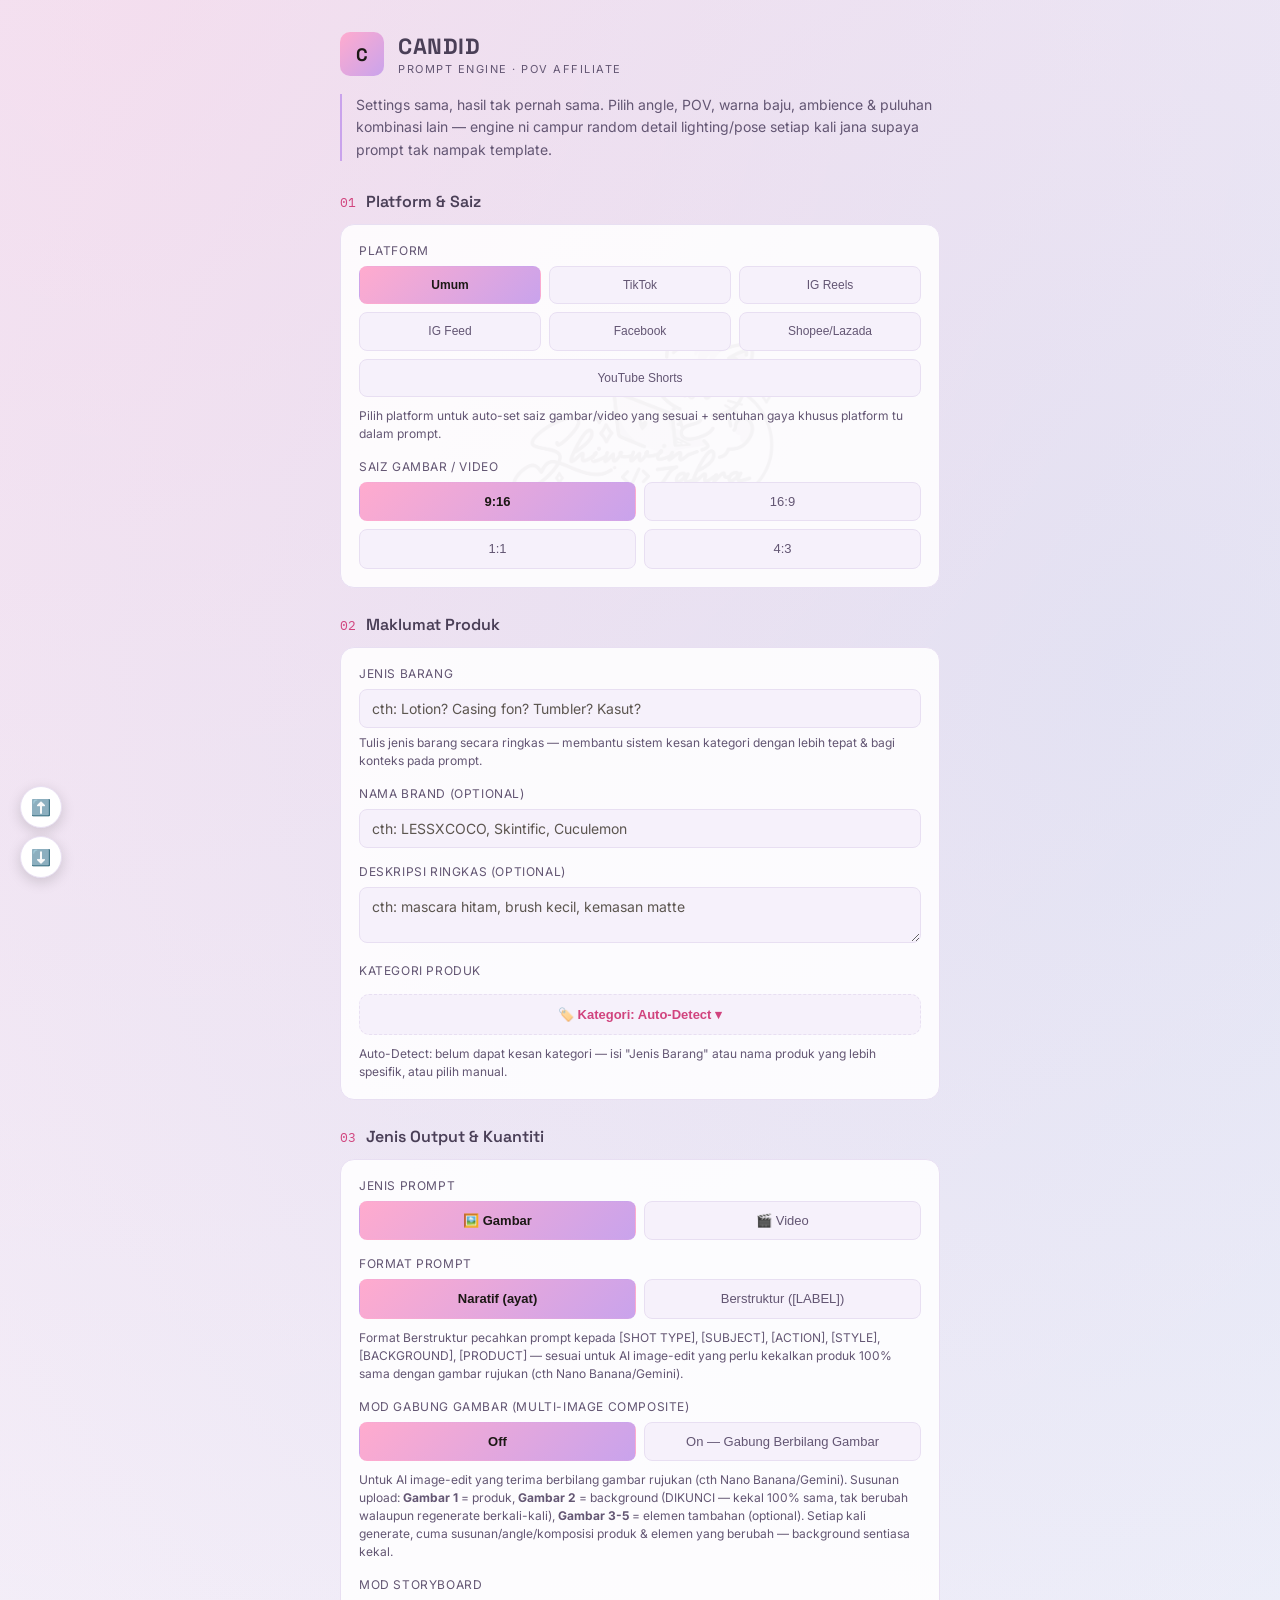
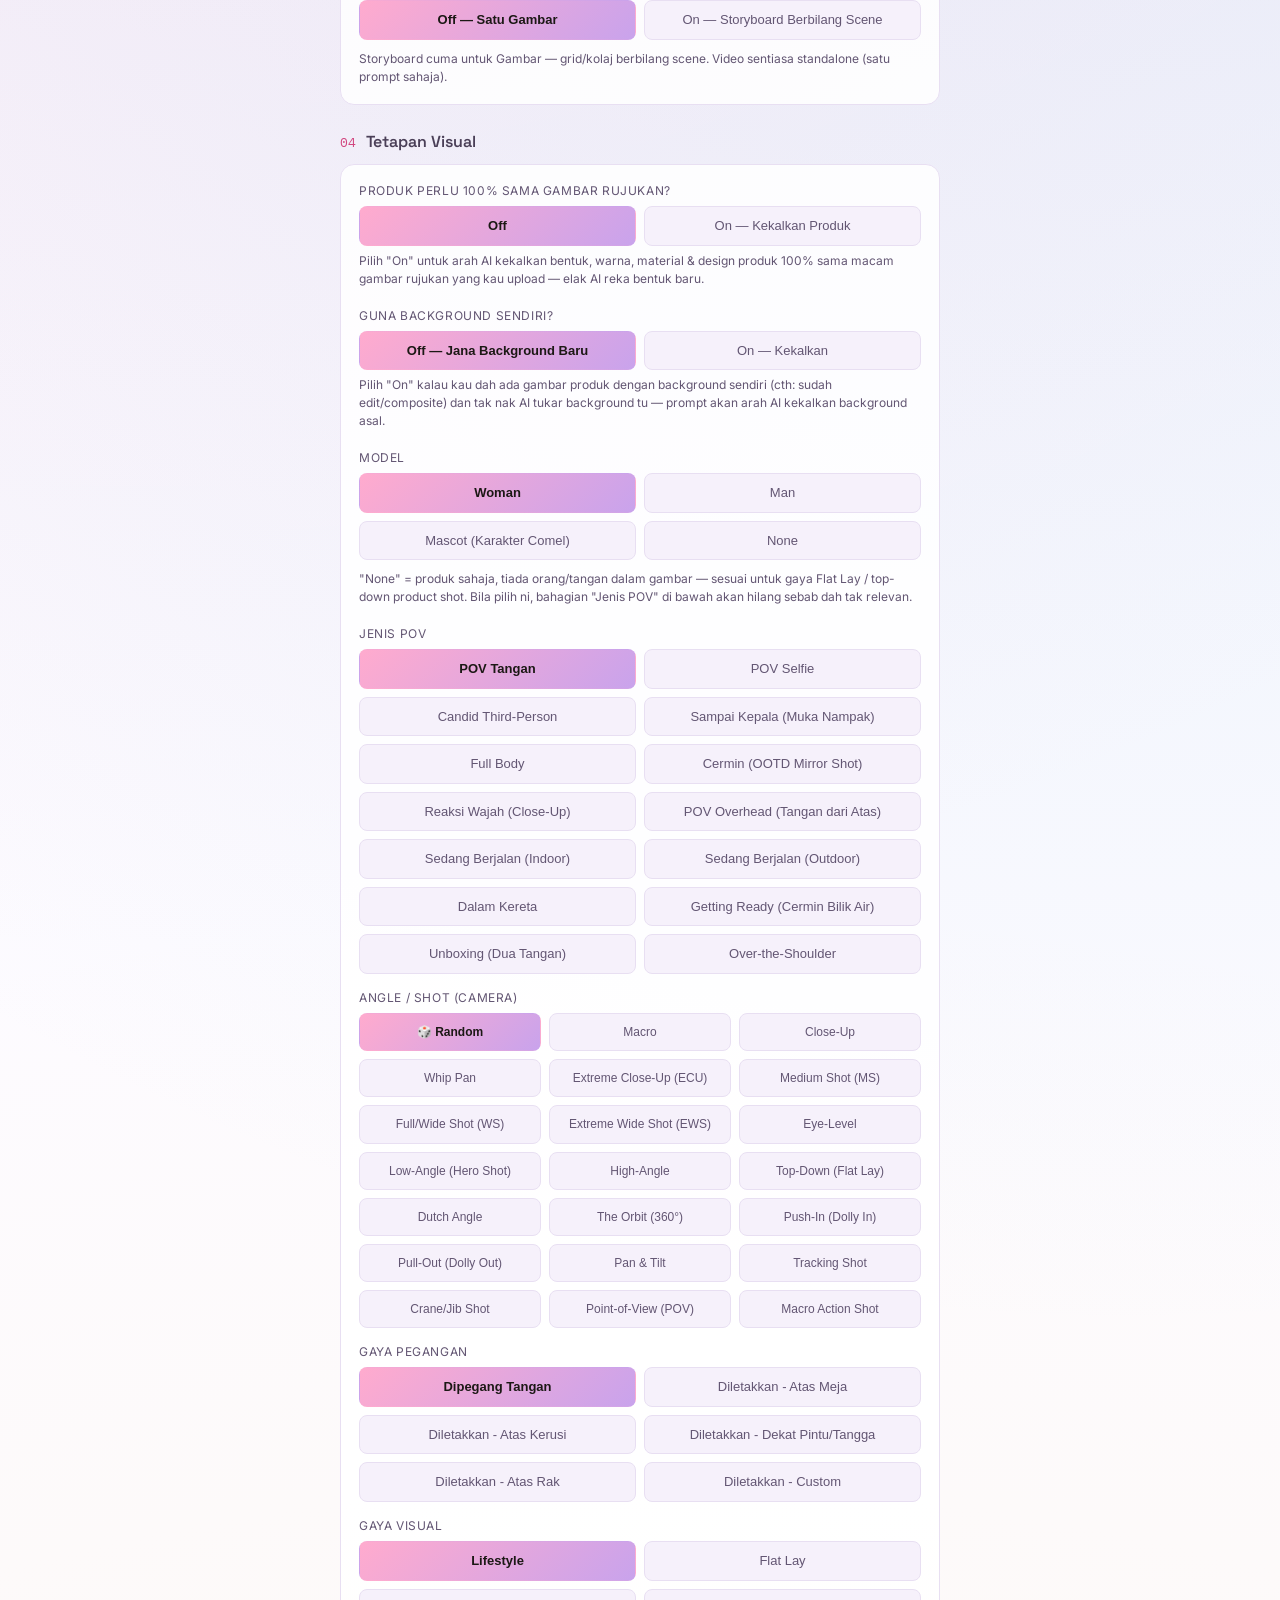
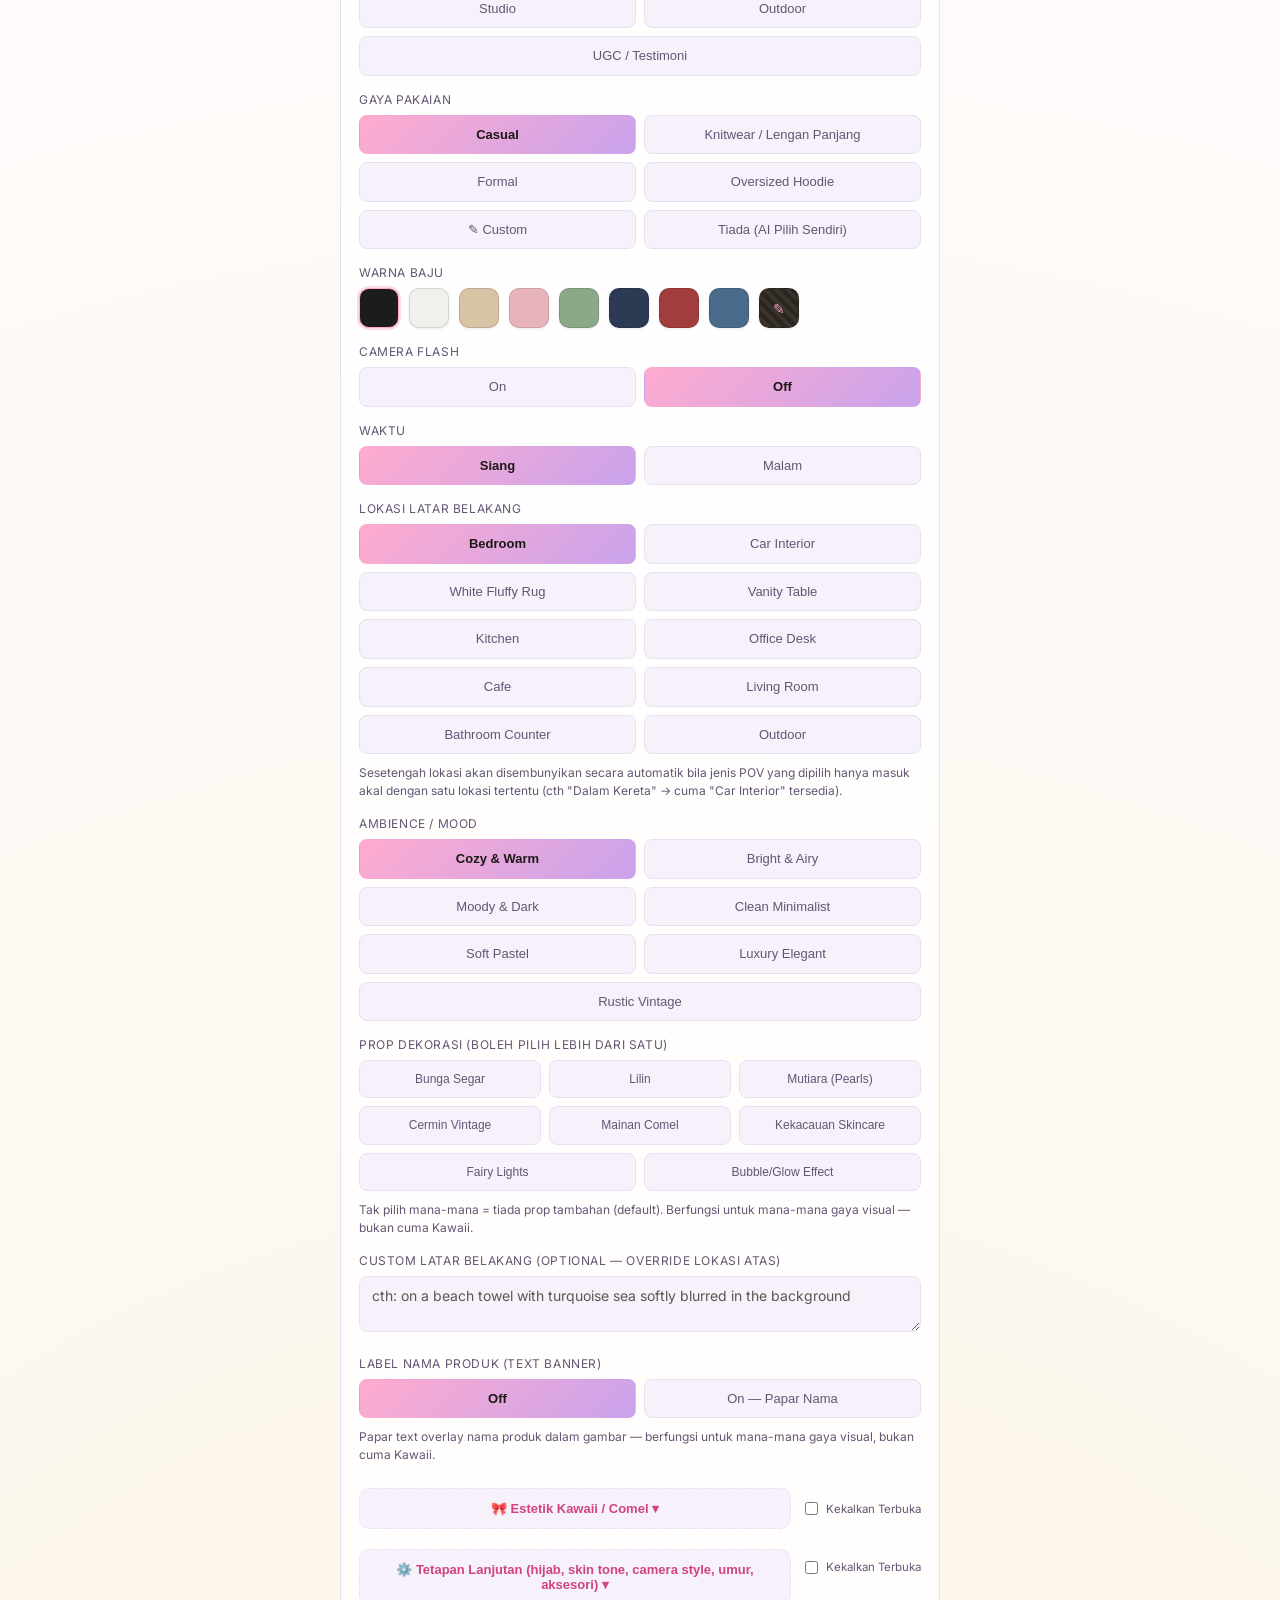
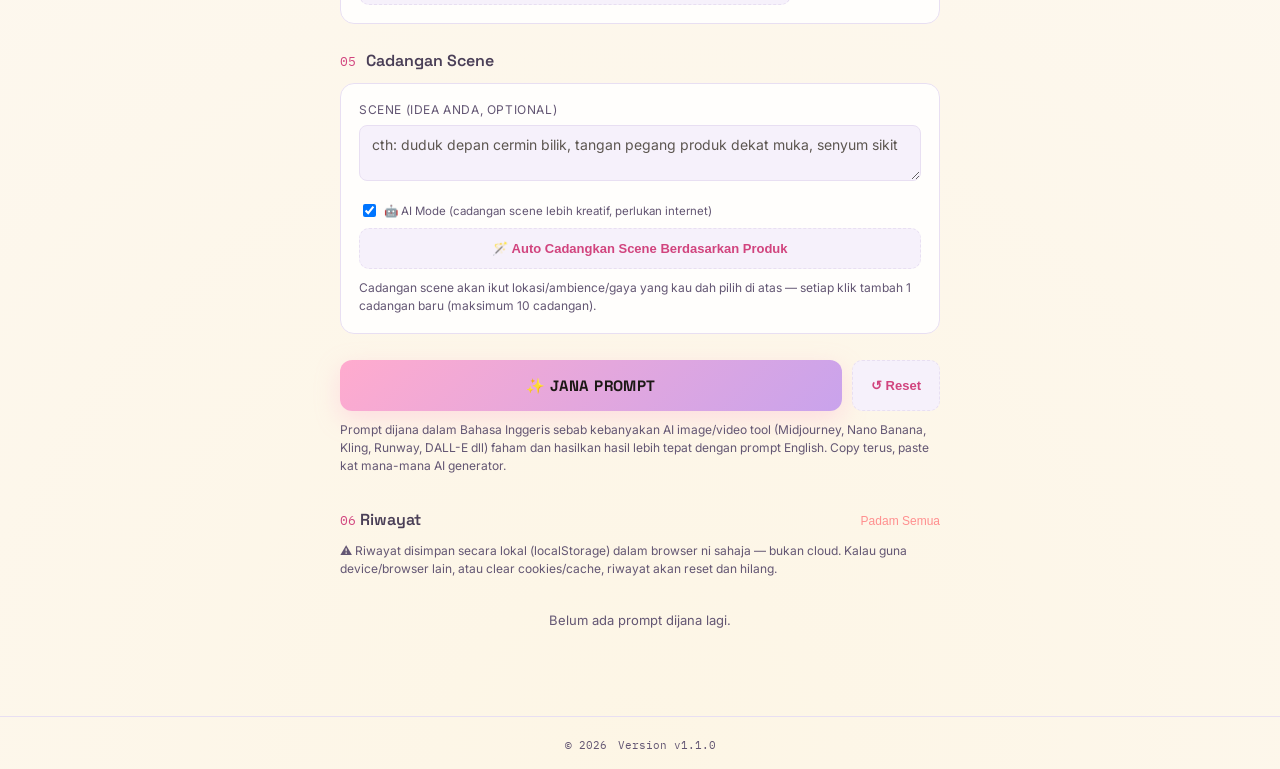
<file: studio/index.html>
<!doctype html>
<html lang="ms">
  <head>
    <meta charset="UTF-8" />
    <meta name="viewport" content="width=device-width, initial-scale=1.0" />
    <title>CANDID — Prompt Engine POV Affiliate</title>
    <link rel="stylesheet" href="../css/styles.css" />
    <link rel="manifest" href="../manifest.json" />
    <link rel="icon" href="../media/icons/icon.svg" type="image/svg+xml" />
    <link rel="apple-touch-icon" href="../media/icons/icon.svg" />
    <meta name="theme-color" content="#c9a3ec" />
  </head>
  <body>
    <img
      class="watermark"
      src="../watermark/watermark-Black.png"
      alt=""
      aria-hidden="true"
    />
    <div class="wrap">
      <div class="header">
        <div class="logo">C</div>
        <div>
          <div class="brand-name">CANDID</div>
          <div class="brand-sub">Prompt Engine · POV Affiliate</div>
        </div>
      </div>
      <div class="tagline">
        Settings sama, hasil tak pernah sama. Pilih angle, POV, warna baju,
        ambience &amp; puluhan kombinasi lain — engine ni campur random detail
        lighting/pose setiap kali jana supaya prompt tak nampak template.
      </div>

      <!-- SECTION 1: PLATFORM & SIZE -->
      <div class="section">
        <div class="section-head">
          <span class="section-num">01</span
          ><span class="section-title">Platform &amp; Saiz</span>
        </div>
        <div class="panel">
          <label class="field-label">Platform</label>
          <div class="pill-group" data-group="platform">
            <button class="pill small active" data-value="none">Umum</button>
            <button class="pill small" data-value="tiktok">TikTok</button>
            <button class="pill small" data-value="igreels">IG Reels</button>
            <button class="pill small" data-value="igfeed">IG Feed</button>
            <button class="pill small" data-value="facebook">Facebook</button>
            <button class="pill small" data-value="shopeelazada">
              Shopee/Lazada
            </button>
            <button class="pill small" data-value="ytshorts">
              YouTube Shorts
            </button>
          </div>
          <div class="note">
            Pilih platform untuk auto-set saiz gambar/video yang sesuai +
            sentuhan gaya khusus platform tu dalam prompt.
          </div>

          <label class="field-label">Saiz Gambar / Video</label>
          <div class="pill-group" data-group="aspect">
            <button class="pill active" data-value="9:16">9:16</button>
            <button class="pill" data-value="16:9">16:9</button>
            <button class="pill" data-value="1:1">1:1</button>
            <button class="pill" data-value="4:3">4:3</button>
          </div>
        </div>
      </div>

      <!-- SECTION 2: PRODUCT -->
      <div class="section">
        <div class="section-head">
          <span class="section-num">02</span
          ><span class="section-title">Maklumat Produk</span>
        </div>
        <div class="panel">
          <label class="field-label">Jenis Barang</label>
          <input
            type="text"
            id="productType"
            placeholder="cth: Lotion? Casing fon? Tumbler? Kasut?"
          />
          <div class="note" style="margin-top: 6px">
            Tulis jenis barang secara ringkas — membantu sistem kesan kategori
            dengan lebih tepat &amp; bagi konteks pada prompt.
          </div>

          <label class="field-label">Nama Brand (optional)</label>
          <input
            type="text"
            id="productName"
            placeholder="cth: LESSXCOCO, Skintific, Cuculemon"
          />
          <label class="field-label">Deskripsi Ringkas (optional)</label>
          <textarea
            id="productDesc"
            rows="2"
            placeholder="cth: mascara hitam, brush kecil, kemasan matte"
          ></textarea>

          <label class="field-label">Kategori Produk</label>
          <button
            class="advanced-toggle"
            id="categoryToggle"
            style="margin-top: 8px"
          >
            🏷️ Kategori: Auto-Detect ▾
          </button>
          <div class="advanced-panel" id="categoryPanel">
            <div
              class="pill-group"
              data-group="productCategory"
              id="categoryPillGroup"
            >
              <button class="pill active" data-value="auto">
                🔍 Auto-Detect
              </button>
            </div>
          </div>
          <div class="note" id="categoryDetectNote">
            Kategori membantu prompt cadangkan background, scene &amp; mood yang
            lebih sesuai. Biar "Auto-Detect" atau pilih manual.
          </div>
        </div>
      </div>

      <!-- SECTION 3: OUTPUT TYPE & QUANTITY -->
      <div class="section">
        <div class="section-head">
          <span class="section-num">03</span
          ><span class="section-title">Jenis Output &amp; Kuantiti</span>
        </div>
        <div class="panel">
          <label class="field-label">Jenis Prompt</label>
          <div class="pill-group" data-group="outputType">
            <button class="pill active" data-value="image">🖼️ Gambar</button>
            <button class="pill" data-value="video">🎬 Video</button>
          </div>

          <label class="field-label">Format Prompt</label>
          <div class="pill-group" data-group="promptFormat">
            <button class="pill active" data-value="narrative">
              Naratif (ayat)
            </button>
            <button class="pill" data-value="structured">
              Berstruktur ([LABEL])
            </button>
          </div>
          <div class="note">
            Format Berstruktur pecahkan prompt kepada [SHOT TYPE], [SUBJECT],
            [ACTION], [STYLE], [BACKGROUND], [PRODUCT] — sesuai untuk AI
            image-edit yang perlu kekalkan produk 100% sama dengan gambar
            rujukan (cth Nano Banana/Gemini).
          </div>

          <!-- MULTI-IMAGE COMPOSITE: images only -->
          <div id="multiImageField" class="hidden">
            <label class="field-label"
              >Mod Gabung Gambar (Multi-Image Composite)</label
            >
            <div class="pill-group" data-group="multiImage">
              <button class="pill active" data-value="off">Off</button>
              <button class="pill" data-value="on">
                On — Gabung Berbilang Gambar
              </button>
            </div>
            <div class="note">
              Untuk AI image-edit yang terima berbilang gambar rujukan (cth Nano
              Banana/Gemini). Susunan upload: <b>Gambar 1</b> = produk,
              <b>Gambar 2</b> = background (DIKUNCI — kekal 100% sama, tak
              berubah walaupun regenerate berkali-kali), <b>Gambar 3-5</b> =
              elemen tambahan (optional). Setiap kali generate, cuma
              susunan/angle/komposisi produk &amp; elemen yang berubah —
              background sentiasa kekal.
            </div>

            <div id="multiImageInputs" class="hidden">
              <label class="field-label" style="margin-top: 16px"
                >Gambar 3 — Elemen Tambahan (optional)</label
              >
              <input
                type="text"
                id="extraImg1"
                placeholder="cth: model perempuan pegang produk / props bunga / kucing"
              />
              <label class="field-label"
                >Gambar 4 — Elemen Tambahan (optional)</label
              >
              <input
                type="text"
                id="extraImg2"
                placeholder="cth: cawan kopi / tangan kedua / kotak produk"
              />
              <label class="field-label"
                >Gambar 5 — Elemen Tambahan (optional)</label
              >
              <input
                type="text"
                id="extraImg3"
                placeholder="cth: hiasan meja / plushie / aksesori"
              />
              <div class="note">
                Terangkan ringkas apa dalam setiap gambar tambahan supaya prompt
                boleh arahkan AI letak elemen tu secara natural dalam scene.
                Kosongkan yang tak guna.
              </div>
            </div>
          </div>

          <!-- STORYBOARD: images only -->
          <div id="imageStoryboardField" class="hidden">
            <label class="field-label">Mod Storyboard</label>
            <div class="pill-group" data-group="storyboardMode">
              <button class="pill active" data-value="off">
                Off — Satu Gambar
              </button>
              <button class="pill" data-value="on">
                On — Storyboard Berbilang Scene
              </button>
            </div>
            <div class="note">
              Storyboard cuma untuk Gambar — grid/kolaj berbilang scene. Video
              sentiasa standalone (satu prompt sahaja).
            </div>

            <div id="storyboardBasedOnExistingField" class="hidden">
              <label class="field-label" style="margin-top: 16px"
                >Storyboard Ni Berdasarkan Gambar Yang Dah Digenerate?</label
              >
              <div class="pill-group" data-group="storyboardFromExisting">
                <button class="pill active" data-value="off">
                  Off — Jana Visual Baru
                </button>
                <button class="pill" data-value="on">
                  On — Guna Gambar Sedia Ada
                </button>
              </div>
              <div class="note">
                Pilih "On" kalau kau upload gambar produk yang DAH siap
                digenerate (pose/background dah settle) — Tetapan Visual (POV,
                angle, outfit, background dll) tak perlu dijana semula. Prompt
                cuma fokus pada susunan panel/scene, camera, action, lighting,
                audio &amp; duration berdasarkan gambar tu.
              </div>
            </div>

            <div id="storyboardStyleField" class="hidden">
              <label class="field-label" style="margin-top: 16px"
                >Gaya Storyboard</label
              >
              <div class="pill-group" data-group="storyboardStyle">
                <button class="pill active" data-value="nodesc">
                  Grid Ringkas (Tanpa Deskripsi)
                </button>
                <button class="pill" data-value="withdesc">
                  Shot List Penuh (Dengan Deskripsi)
                </button>
                <button class="pill" data-value="sheet">
                  Sheet Storyboard (1 Gambar Grid)
                </button>
                <button class="pill" data-value="socialstudio">
                  Studio Sosial Media (Premium Branded)
                </button>
                <button class="pill" data-value="ugc">
                  Format UGC (Hook→CTA)
                </button>
              </div>
              <div class="note">
                "Grid Ringkas"/"Shot List Penuh" — banyak prompt berasingan
                (satu setiap scene). "Sheet Storyboard" — SATU gambar grid
                berbilang scene. "Studio Sosial Media" — format premium branded
                (header+logo+scene card+footer). "Format UGC" — struktur naratif
                UGC (Hook → Intro → Feature → Demo → Lifestyle → CTA) yang
                di-scale ikut jumlah scene.
              </div>

              <label class="field-label" style="margin-top: 16px"
                >Gaya Seni Storyboard</label
              >
              <div class="pill-group" data-group="artStyle">
                <button class="pill active" data-value="photoreal">
                  Photorealistic
                </button>
                <button class="pill" data-value="pencil">
                  Sketch Pensel Warna
                </button>
                <button class="pill" data-value="watercolor">Watercolor</button>
                <button class="pill" data-value="vector">
                  Flat Vector Illustration
                </button>
                <button class="pill" data-value="render3d">
                  3D Clay Render
                </button>
                <button class="pill" data-value="lineart">
                  Line Art (Hitam Putih)
                </button>
                <button class="pill" data-value="comic">Comic/Manga</button>
              </div>
              <div class="note">
                Pilih gaya visual keseluruhan storyboard — cth "Sketch Pensel
                Warna" untuk look ilustrasi tangan.
              </div>

              <div id="socialStudioField" class="hidden">
                <label class="field-label" style="margin-top: 16px"
                  >Sub-Mode Kandungan</label
                >
                <div class="pill-group" data-group="socialMode">
                  <button class="pill active" data-value="auto">Auto</button>
                  <button class="pill" data-value="tiktok">TikTok Viral</button>
                  <button class="pill" data-value="igreels">
                    Instagram Reels
                  </button>
                  <button class="pill" data-value="minicommercial">
                    Mini Commercial
                  </button>
                  <button class="pill" data-value="lifestyleugc">
                    Lifestyle UGC
                  </button>
                  <button class="pill" data-value="giftrec">
                    Gift Recommendation
                  </button>
                </div>
                <div class="note">
                  Setiap sub-mode ada struktur 8-scene tersendiri. "Auto" akan
                  cuba kesan sub-mode paling sesuai berdasarkan nama/deskripsi
                  produk.
                </div>

                <label class="field-label" style="margin-top: 16px"
                  >Nama Jenama (untuk header/logo)</label
                >
                <input
                  type="text"
                  id="brandNameInput"
                  placeholder="cth: Cuculemon, LESSXCOCO, dll (optional)"
                />
              </div>

              <label class="field-label" style="margin-top: 16px"
                >Nombor Pada Gambar</label
              >
              <div class="pill-group" data-group="panelNumber">
                <button class="pill" data-value="off">Off</button>
                <button class="pill active" data-value="on">
                  On — Papar Nombor "1)" dll
                </button>
              </div>
              <div class="note">
                Bila On, prompt akan arah AI letak nombor kecil (cth "1)") dalam
                bulatan di penjuru setiap panel — macam grid produk bernombor.
                (Tak terpakai untuk Sheet Storyboard.)
              </div>

              <label class="field-label" style="margin-top: 16px"
                >Caption/Tagline Auto-Generate</label
              >
              <div class="pill-group" data-group="autoCaption">
                <button class="pill active" data-value="on">
                  On — Guna Caption Generic
                </button>
                <button class="pill" data-value="off">
                  Off — Tanpa Caption
                </button>
              </div>
              <div class="note">
                Off kalau caption/tagline generic yang dijana tak sesuai dengan
                produk kau — kekalkan cuma CAMERA/ACTION/SHOT tanpa headline
                caption. (Tak terpakai untuk Studio Sosial Media &amp; UGC —
                dua-dua ni tak guna caption generic.)
              </div>

              <div id="captionLanguageField">
                <label class="field-label" style="margin-top: 16px"
                  >Bahasa Caption</label
                >
                <div class="pill-group" data-group="captionLanguage">
                  <button class="pill small active" data-value="auto">
                    Auto (Melayu/English)
                  </button>
                  <button class="pill small" data-value="ms">
                    Bahasa Melayu
                  </button>
                  <button class="pill small" data-value="en">English</button>
                </div>
                <div class="note">
                  Auto biar AI pilih bahasa ikut produk. Pilih manual kalau
                  nak caption konsisten dalam satu bahasa sahaja.
                </div>
              </div>

              <div id="panelCountField">
                <div class="qty-row" style="margin-top: 16px">
                  <label class="field-label" id="quantityLabel"
                    >Jumlah Scene/Panel Storyboard</label
                  >
                  <span class="qty-value" id="quantityValue">6</span>
                </div>
                <input
                  type="range"
                  id="quantityInput"
                  min="2"
                  max="20"
                  value="6"
                />
                <div class="note" id="quantityNote">
                  Bilangan scene/panel dalam storyboard (max 20). Scene pertama
                  jadi HOOK, tengah DEMO/benefit, akhir CTA/ending.
                </div>

                <div class="qty-row" style="margin-top: 16px">
                  <label class="field-label"
                    >Durasi Keseluruhan Storyboard (saat)</label
                  >
                  <span class="qty-value" id="storyboardDurationValue">15</span>
                </div>
                <input
                  type="range"
                  id="storyboardDurationInput"
                  min="3"
                  max="60"
                  value="15"
                />
                <div class="note">
                  Jumlah durasi video penuh (max 60s) — durasi ni akan dibahagi
                  auto-rata ke setiap scene, dan dipaparkan sebagai DURATION
                  setiap panel.
                </div>
              </div>
            </div>
          </div>

          <!-- VIDEO: standalone, optional sheet reference -->
          <div id="videoSheetField" class="hidden">
            <div class="qty-row">
              <label class="field-label">Durasi Video (saat)</label>
              <span class="qty-value" id="videoDurationValue">10</span>
            </div>
            <input
              type="range"
              id="videoDurationInput"
              min="3"
              max="60"
              value="10"
            />
            <div class="note">
              Jumlah durasi video (max 60s). Video akan dibahagi auto kepada
              beberapa pergerakan kamera berturutan (~3 saat setiap satu)
              mengikut durasi ni.
            </div>

            <label class="field-label" style="margin-top: 16px"
              >Video Ni Berdasarkan Sheet/Storyboard Yang Diupload?</label
            >
            <div class="pill-group" data-group="basedOnSheet">
              <button class="pill active" data-value="off">
                Off — Produk Sahaja
              </button>
              <button class="pill" data-value="on">
                On — Rujuk Gambar Sheet Diupload
              </button>
            </div>
            <div class="note">
              Pilih "On" kalau kau nak upload gambar storyboard/sheet ke
              Seedance sekali dengan prompt ni — AI akan dolly lalu setiap panel
              dalam sheet, dalam SATU video berterusan.
            </div>
          </div>
        </div>
      </div>

      <!-- SECTION 4: VISUAL SETTINGS -->
      <div class="section" id="visualSettingsSection">
        <div class="section-head">
          <span class="section-num">04</span
          ><span class="section-title">Tetapan Visual</span>
        </div>
        <div class="panel">
          <label class="field-label"
            >Produk Perlu 100% Sama Gambar Rujukan?</label
          >
          <div class="pill-group" data-group="keepProduct">
            <button class="pill active" data-value="off">Off</button>
            <button class="pill" data-value="on">On — Kekalkan Produk</button>
          </div>
          <div class="note" style="margin-top: 6px; margin-bottom: 0">
            Pilih "On" untuk arah AI kekalkan bentuk, warna, material &amp;
            design produk 100% sama macam gambar rujukan yang kau upload — elak
            AI reka bentuk baru.
          </div>

          <label class="field-label" style="margin-top: 20px"
            >Guna Background Sendiri?</label
          >
          <div class="pill-group" data-group="keepBg">
            <button class="pill active" data-value="off">
              Off — Jana Background Baru
            </button>
            <button class="pill" data-value="on">On — Kekalkan</button>
          </div>
          <div class="note" style="margin-top: 6px; margin-bottom: 0">
            Pilih "On" kalau kau dah ada gambar produk dengan background sendiri
            (cth: sudah edit/composite) dan tak nak AI tukar background tu —
            prompt akan arah AI kekalkan background asal.
          </div>

          <label class="field-label" style="margin-top: 20px">Model</label>
          <div class="pill-group" data-group="model">
            <button class="pill active" data-value="woman">Woman</button>
            <button class="pill" data-value="man">Man</button>
            <button class="pill" data-value="mascot">
              Mascot (Karakter Comel)
            </button>
            <button class="pill" data-value="none">None</button>
          </div>
          <div class="note" id="mascotNote" style="display: none">
            Mascot = karakter comel original (bukan manusia sebenar) yang
            pegang/berinteraksi dengan produk — sesuai untuk brand identity.
            Design sentiasa original, bukan karakter berlesen (bukan Hello
            Kitty/My Melody/dll).
          </div>
          <div class="note">
            "None" = produk sahaja, tiada orang/tangan dalam gambar — sesuai
            untuk gaya Flat Lay / top-down product shot. Bila pilih ni,
            bahagian "Jenis POV" di bawah akan hilang sebab dah tak relevan.
          </div>

          <div id="povTypeField">
          <label class="field-label" style="margin-top: 20px">Jenis POV</label>
          <div class="pill-group" data-group="povType">
            <button class="pill active" data-value="hand">POV Tangan</button>
            <button class="pill" data-value="selfie" id="povSelfie">
              POV Selfie
            </button>
            <button class="pill" data-value="thirdperson" id="povThird">
              Candid Third-Person
            </button>
            <button class="pill" data-value="headshot" id="povHeadshot">
              Sampai Kepala (Muka Nampak)
            </button>
            <button class="pill" data-value="fullbody" id="povFullbody">
              Full Body
            </button>
            <button class="pill" data-value="mirror" id="povMirror">
              Cermin (OOTD Mirror Shot)
            </button>
            <button class="pill" data-value="reaction" id="povReaction">
              Reaksi Wajah (Close-Up)
            </button>
            <button class="pill" data-value="overhead" id="povOverhead">
              POV Overhead (Tangan dari Atas)
            </button>
            <button
              class="pill"
              data-value="walkingindoor"
              id="povWalkingIndoor"
            >
              Sedang Berjalan (Indoor)
            </button>
            <button
              class="pill"
              data-value="walkingoutdoor"
              id="povWalkingOutdoor"
            >
              Sedang Berjalan (Outdoor)
            </button>
            <button class="pill" data-value="car" id="povCar">
              Dalam Kereta
            </button>
            <button class="pill" data-value="gettingready" id="povGettingReady">
              Getting Ready (Cermin Bilik Air)
            </button>
            <button class="pill" data-value="unboxing" id="povUnboxing">
              Unboxing (Dua Tangan)
            </button>
            <button class="pill" data-value="overshoulder" id="povOverShoulder">
              Over-the-Shoulder
            </button>
          </div>
          </div>

          <label class="field-label">Angle / Shot (Camera)</label>
          <div class="pill-group" data-group="angle">
            <button class="pill small active" data-value="random">
              🎲 Random
            </button>
            <button class="pill small" data-value="macro">Macro</button>
            <button class="pill small" data-value="closeup">Close-Up</button>
            <button class="pill small" data-value="whippan">Whip Pan</button>
            <button class="pill small" data-value="ecu">
              Extreme Close-Up (ECU)
            </button>
            <button class="pill small" data-value="mediumshot">
              Medium Shot (MS)
            </button>
            <button class="pill small" data-value="fullwide">
              Full/Wide Shot (WS)
            </button>
            <button class="pill small" data-value="ews">
              Extreme Wide Shot (EWS)
            </button>
            <button class="pill small" data-value="eyelevel">Eye-Level</button>
            <button class="pill small" data-value="lowangle">
              Low-Angle (Hero Shot)
            </button>
            <button class="pill small" data-value="highangle">
              High-Angle
            </button>
            <button class="pill small" data-value="topdown">
              Top-Down (Flat Lay)
            </button>
            <button class="pill small" data-value="dutch">Dutch Angle</button>
            <button class="pill small" data-value="orbit">
              The Orbit (360°)
            </button>
            <button class="pill small" data-value="pushin">
              Push-In (Dolly In)
            </button>
            <button class="pill small" data-value="pullout">
              Pull-Out (Dolly Out)
            </button>
            <button class="pill small" data-value="pantilt">
              Pan &amp; Tilt
            </button>
            <button class="pill small" data-value="tracking">
              Tracking Shot
            </button>
            <button class="pill small" data-value="crane">
              Crane/Jib Shot
            </button>
            <button class="pill small" data-value="ots">
              Over-the-Shoulder (OTS)
            </button>
            <button class="pill small" data-value="povshot">
              Point-of-View (POV)
            </button>
            <button class="pill small" data-value="macroaction">
              Macro Action Shot
            </button>
          </div>

          <label class="field-label">Gaya Pegangan</label>
          <div class="pill-group" data-group="hold">
            <button class="pill active" data-value="handheld">
              Dipegang Tangan
            </button>
            <button class="pill" data-value="placedtable">
              Diletakkan - Atas Meja
            </button>
            <button class="pill" data-value="placedchair">
              Diletakkan - Atas Kerusi
            </button>
            <button class="pill" data-value="placeddoor">
              Diletakkan - Dekat Pintu/Tangga
            </button>
            <button class="pill" data-value="placedshelf">
              Diletakkan - Atas Rak
            </button>
            <button class="pill" data-value="placedcustom">
              Diletakkan - Custom
            </button>
          </div>
          <input
            type="text"
            id="customPlacementInput"
            class="hidden"
            placeholder="cth: atas tangga marmar, sebelah tingkap"
            style="margin-top: 8px"
          />

          <label class="field-label">Gaya Visual</label>
          <div class="pill-group" data-group="style">
            <button class="pill active" data-value="lifestyle">
              Lifestyle
            </button>
            <button class="pill" data-value="flatlay">Flat Lay</button>
            <button class="pill" data-value="studio">Studio</button>
            <button class="pill" data-value="outdoor">Outdoor</button>
            <button class="pill" data-value="ugc">UGC / Testimoni</button>
          </div>

          <div id="outfitField">
            <label class="field-label">Gaya Pakaian</label>
            <div class="pill-group" data-group="outfit">
              <button class="pill active" data-value="casual">Casual</button>
              <button class="pill" data-value="knitwear">
                Knitwear / Lengan Panjang
              </button>
              <button class="pill" data-value="formal">Formal</button>
              <button class="pill" data-value="hoodie">Oversized Hoodie</button>
              <button class="pill" data-value="custom">✎ Custom</button>
              <button class="pill" data-value="none">
                Tiada (AI Pilih Sendiri)
              </button>
            </div>
            <input
              type="text"
              id="customOutfitInput"
              class="hidden"
              placeholder="cth: cropped denim vest berlapis dengan tank top putih"
              style="margin-top: 8px"
            />

            <label class="field-label">Warna Baju</label>
            <div class="color-group" data-group="outfitColor">
              <div
                class="swatch active"
                data-value="black"
                style="background: #1c1c1c"
                title="Hitam"
              ></div>
              <div
                class="swatch"
                data-value="white"
                style="background: #f2f0ec"
                title="Putih"
              ></div>
              <div
                class="swatch"
                data-value="beige"
                style="background: #d8c3a5"
                title="Beige"
              ></div>
              <div
                class="swatch"
                data-value="pink"
                style="background: #e8b4bc"
                title="Pastel Pink"
              ></div>
              <div
                class="swatch"
                data-value="sage"
                style="background: #8ba888"
                title="Sage Green"
              ></div>
              <div
                class="swatch"
                data-value="navy"
                style="background: #2c3a54"
                title="Navy"
              ></div>
              <div
                class="swatch"
                data-value="red"
                style="background: #a13d3d"
                title="Merah"
              ></div>
              <div
                class="swatch"
                data-value="denim"
                style="background: #4a6a8a"
                title="Denim Blue"
              ></div>
              <div
                class="swatch"
                data-value="custom"
                style="
                  background: repeating-linear-gradient(
                    45deg,
                    #2a2521,
                    #2a2521 4px,
                    #3a332c 4px,
                    #3a332c 8px
                  );
                  display: flex;
                  align-items: center;
                  justify-content: center;
                  font-size: 14px;
                  color: var(--amber);
                "
                title="Custom"
              >
                ✎
              </div>
            </div>
            <input
              type="text"
              id="customColorInput"
              class="hidden"
              placeholder="cth: dusty rose, sage green bergaris putih, ombre pink-ungu"
              style="margin-top: 8px"
            />
          </div>

          <label class="field-label">Camera Flash</label>
          <div class="pill-group" data-group="flash">
            <button class="pill" data-value="on">On</button>
            <button class="pill active" data-value="off">Off</button>
          </div>

          <label class="field-label">Waktu</label>
          <div class="pill-group" data-group="time">
            <button class="pill active" data-value="day">Siang</button>
            <button class="pill" data-value="night">Malam</button>
          </div>

          <div id="locationField">
            <label class="field-label">Lokasi Latar Belakang</label>
            <div class="pill-group" data-group="location">
              <button class="pill active" data-value="bedroom">Bedroom</button>
              <button class="pill" data-value="carinterior">
                Car Interior
              </button>
              <button class="pill" data-value="rug">White Fluffy Rug</button>
              <button class="pill" data-value="vanity">Vanity Table</button>
              <button class="pill" data-value="kitchen">Kitchen</button>
              <button class="pill" data-value="office">Office Desk</button>
              <button class="pill" data-value="cafe">Cafe</button>
              <button class="pill" data-value="livingroom">Living Room</button>
              <button class="pill" data-value="bathroom">
                Bathroom Counter
              </button>
              <button class="pill" data-value="outdoorbg">Outdoor</button>
            </div>
            <div class="note" id="povLocationWarning">
              Sesetengah lokasi akan disembunyikan secara automatik bila jenis
              POV yang dipilih hanya masuk akal dengan satu lokasi tertentu (cth
              "Dalam Kereta" → cuma "Car Interior" tersedia).
            </div>
          </div>

          <div id="ambienceField">
            <label class="field-label">Ambience / Mood</label>
            <div class="pill-group" data-group="ambience">
              <button class="pill active" data-value="cozy">
                Cozy &amp; Warm
              </button>
              <button class="pill" data-value="bright">
                Bright &amp; Airy
              </button>
              <button class="pill" data-value="moody">Moody &amp; Dark</button>
              <button class="pill" data-value="minimalist">
                Clean Minimalist
              </button>
              <button class="pill" data-value="pastel">Soft Pastel</button>
              <button class="pill" data-value="luxury">Luxury Elegant</button>
              <button class="pill" data-value="rustic">Rustic Vintage</button>
            </div>
          </div>

          <div id="propsField">
            <label class="field-label" style="margin-top: 16px"
              >Prop Dekorasi (boleh pilih lebih dari satu)</label
            >
            <div class="pill-group" data-group="props" data-multi="true">
              <button class="pill small" data-value="flowers">
                Bunga Segar
              </button>
              <button class="pill small" data-value="candles">Lilin</button>
              <button class="pill small" data-value="pearls">
                Mutiara (Pearls)
              </button>
              <button class="pill small" data-value="vintagemirror">
                Cermin Vintage
              </button>
              <button class="pill small" data-value="plush">
                Mainan Comel
              </button>
              <button class="pill small" data-value="skincareclutter">
                Kekacauan Skincare
              </button>
              <button class="pill small" data-value="fairylights">
                Fairy Lights
              </button>
              <button class="pill small" data-value="bubbles">
                Bubble/Glow Effect
              </button>
            </div>
            <div class="note">
              Tak pilih mana-mana = tiada prop tambahan (default). Berfungsi
              untuk mana-mana gaya visual — bukan cuma Kawaii.
            </div>
          </div>

          <div id="weatherField" class="hidden">
            <label class="field-label">Cuaca (untuk outdoor)</label>
            <div class="pill-group" data-group="weather">
              <button class="pill active" data-value="sunny">Cerah</button>
              <button class="pill" data-value="overcast">Redup</button>
              <button class="pill" data-value="goldenhour">Golden Hour</button>
              <button class="pill" data-value="rain">Lepas Hujan</button>
            </div>
          </div>

          <div id="customBgField">
            <label class="field-label"
              >Custom Latar Belakang (optional — override lokasi atas)</label
            >
            <textarea
              id="customBg"
              rows="2"
              placeholder="cth: on a beach towel with turquoise sea softly blurred in the background"
            ></textarea>
          </div>

          <label class="field-label" style="margin-top: 20px"
            >Label Nama Produk (Text Banner)</label
          >
          <div class="pill-group" data-group="textbanner">
            <button class="pill active" data-value="off">Off</button>
            <button class="pill" data-value="on">On — Papar Nama</button>
          </div>
          <div class="note">
            Papar text overlay nama produk dalam gambar — berfungsi untuk
            mana-mana gaya visual, bukan cuma Kawaii.
          </div>

          <div id="textbannerStyleField" class="hidden">
            <label class="field-label" style="margin-top: 14px"
              >Gaya Text/Title</label
            >
            <div class="pill-group" data-group="textbannerStyle">
              <button class="pill active" data-value="sticker">
                Sticker Bubble
              </button>
              <button class="pill" data-value="bold">
                Bold Banner (Sans-Serif)
              </button>
              <button class="pill" data-value="script">Elegant Script</button>
              <button class="pill" data-value="handwritten">
                Doodle Handwritten
              </button>
              <button class="pill" data-value="neon">Neon/Glow</button>
              <button class="pill" data-value="minimal">
                Minimalist Caption
              </button>
              <button class="pill" data-value="custom">✎ Custom</button>
            </div>
            <input
              type="text"
              id="customTextStyleInput"
              class="hidden"
              placeholder="cth: retro 90s bubble letter dengan outline pelangi"
              style="margin-top: 8px"
            />
          </div>

          <div
            style="
              display: flex;
              align-items: center;
              gap: 10px;
              margin-top: 24px;
            "
          >
            <button
              class="advanced-toggle"
              id="kawaiiToggle"
              style="margin-top: 0; flex: 1"
            >
              🎀 Estetik Kawaii / Comel ▾
            </button>
            <label
              style="
                display: flex;
                align-items: center;
                gap: 5px;
                font-size: 11.5px;
                color: var(--muted);
                white-space: nowrap;
                cursor: pointer;
              "
            >
              <input type="checkbox" id="kawaiiPin" style="cursor: pointer" />
              Kekalkan Terbuka
            </label>
          </div>

          <div class="advanced-panel" id="kawaiiPanel">
            <label class="field-label">Aktifkan Gaya Kawaii Pastel</label>
            <div class="pill-group" data-group="kawaii">
              <button class="pill active" data-value="off">Off</button>
              <button class="pill" data-value="on">On — Kawaii</button>
            </div>

            <label class="field-label" style="margin-top: 16px"
              >Doodle Comel (boleh pilih lebih dari satu)</label
            >
            <div class="pill-group" data-group="doodle" data-multi="true">
              <button class="pill small" data-value="sticker">
                Sticker Rating Badge
              </button>
              <button class="pill small" data-value="reviewstyle">
                Review Screenshot Style
              </button>
              <button class="pill small" data-value="hearts">
                Hearts &amp; Stars
              </button>
              <button class="pill small" data-value="cutechar">
                Cute Characters
              </button>
              <button class="pill small" data-value="kawaiiset">
                Kawaii Sticker Pack (chick/bunga/bow)
              </button>
              <button class="pill small" data-value="confetti">
                Confetti/Sparkle Burst
              </button>
              <button class="pill small" data-value="washitape">
                Washi Tape / Polaroid Frame
              </button>
              <button class="pill small" data-value="handwritten">
                Nota Tulisan Tangan + Anak Panah
              </button>
              <button class="pill small" data-value="ribbon">
                Ribbon/Bow Corner
              </button>
              <button class="pill small" data-value="stars-sparkle">
                Twinkling Stars
              </button>
              <button class="pill small" data-value="clouds">
                Cute Clouds
              </button>
              <button class="pill small" data-value="rainbow">
                Rainbow Arc
              </button>
              <button class="pill small" data-value="polaroid-clip">
                Polaroid + Peg/Clip
              </button>
              <button class="pill small" data-value="cloud-heart">
                Heart Balloons
              </button>
              <button class="pill small" data-value="stamp">
                Postage Stamp Frame
              </button>
              <button class="pill small" data-value="glitter-frame">
                Glitter Border Frame
              </button>
            </div>
            <div class="note">
              Tak pilih mana-mana = tiada doodle (default).
            </div>
          </div>

          <div style="display: flex; align-items: center; gap: 10px">
            <button class="advanced-toggle" id="advToggle" style="flex: 1">
              ⚙️ Tetapan Lanjutan (hijab, skin tone, camera style, umur,
              aksesori) ▾
            </button>
            <label
              style="
                display: flex;
                align-items: center;
                gap: 5px;
                font-size: 11.5px;
                color: var(--muted);
                white-space: nowrap;
                cursor: pointer;
              "
            >
              <input type="checkbox" id="advPin" style="cursor: pointer" />
              Kekalkan Terbuka
            </label>
          </div>

          <div class="advanced-panel" id="advPanel">
            <div id="hijabField">
              <label class="field-label">Hijab</label>
              <div class="pill-group" data-group="hijab">
                <button class="pill active" data-value="unspecified">
                  Tak Nyatakan
                </button>
                <button class="pill" data-value="yes">Berhijab</button>
              </div>
            </div>

            <label class="field-label">Skin Tone</label>
            <div class="pill-group" data-group="skintone">
              <button class="pill small active" data-value="random">
                Random
              </button>
              <button class="pill small" data-value="fair">Cerah</button>
              <button class="pill small" data-value="medium">Sederhana</button>
              <button class="pill small" data-value="tan">Sawo Matang</button>
              <button class="pill small" data-value="deep">Gelap</button>
            </div>

            <div id="ageField">
              <label class="field-label">Julat Umur Model</label>
              <div class="pill-group" data-group="agerange">
                <button class="pill active" data-value="young">20-an</button>
                <button class="pill" data-value="adult">30-an</button>
                <button class="pill" data-value="mature">40-an+</button>
              </div>
            </div>

            <label class="field-label">Gaya Kamera</label>
            <div class="pill-group" data-group="camerastyle">
              <button class="pill small active" data-value="random">
                Random
              </button>
              <button class="pill small" data-value="phone">Phone</button>
              <button class="pill small" data-value="dslr">DSLR Bokeh</button>
              <button class="pill small" data-value="film">Film/Vintage</button>
              <button class="pill small" data-value="webcam">Webcam</button>
            </div>

            <div id="accessoryField">
              <label class="field-label"
                >Aksesori Tangan (boleh pilih lebih dari satu)</label
              >
              <div class="pill-group" data-group="accessory" data-multi="true">
                <button class="pill" data-value="ring">Cincin</button>
                <button class="pill" data-value="bracelet">Gelang</button>
                <button class="pill" data-value="manicure">
                  Manicure Nails
                </button>
                <button class="pill" data-value="watch">Jam Tangan</button>
                <button class="pill" data-value="henna">Henna</button>
                <button class="pill" data-value="rings-stack">
                  Stacked Rings (Berlapis)
                </button>
                <button class="pill" data-value="bangle">
                  Bangle/Gelang Tebal
                </button>
              </div>
              <div class="note">
                Tak pilih mana-mana = tiada aksesori (default).
              </div>
            </div>
          </div>
        </div>
      </div>

      <!-- SECTION 5: SCENE SUGGESTIONS (comes after Visual Settings so location/ambience/style are already chosen) -->
      <div class="section">
        <div class="section-head">
          <span class="section-num">05</span
          ><span class="section-title">Cadangan Scene</span>
        </div>
        <div class="panel">
          <label class="field-label">Scene (Idea Anda, optional)</label>
          <textarea
            id="userScene"
            rows="2"
            placeholder="cth: duduk depan cermin bilik, tangan pegang produk dekat muka, senyum sikit"
          ></textarea>

          <div
            style="
              display: flex;
              align-items: center;
              gap: 8px;
              margin-top: 16px;
              font-size: 11.5px;
              color: var(--muted);
            "
          >
            <label style="display: flex; align-items: center; gap: 5px; cursor: pointer">
              <input type="checkbox" id="aiModeToggle" checked style="cursor: pointer" />
              🤖 AI Mode (cadangan scene lebih kreatif, perlukan internet)
            </label>
          </div>

          <button class="advanced-toggle" id="autoSceneBtn" style="margin-top: 8px">
            🪄 Auto Cadangkan Scene Berdasarkan Produk
          </button>
          <div class="note">
            Cadangan scene akan ikut lokasi/ambience/gaya yang kau dah pilih
            di atas — setiap klik tambah 1 cadangan baru (maksimum 10 cadangan).
          </div>
          <div class="note" id="autoSceneNote" style="display: none"></div>

          <div id="sceneChoices" class="hidden" style="margin-top: 14px">
            <label class="field-label"
              >Pilih Scene (maksimum 5, termasuk Scene Anda)</label
            >
            <div id="sceneCardUser" class="scene-card hidden" data-value="user">
              <div class="scene-card-title">📝 Scene Anda</div>
              <div class="scene-card-text" id="sceneCardUserText"></div>
            </div>
            <div id="suggestedScenesList"></div>
            <div
              class="note"
              id="sceneLimitNote"
              style="display: none; color: var(--danger)"
            >
              ⚠️ Maksimum 5 scene sahaja boleh dipilih sekali gus — nyahpilih
              satu dulu.
            </div>
          </div>
        </div>
      </div>

      <div style="display: flex; gap: 10px">
        <button class="generate-btn" id="generateBtn" style="flex: 1">
          ✨ JANA PROMPT
        </button>
        <button
          class="advanced-toggle"
          id="resetBtn"
          style="flex: 0 0 auto; width: auto; margin-top: 0; padding: 16px 18px"
        >
          ↺ Reset
        </button>
      </div>

      <!-- OUTPUT -->
      <div class="filmstrip" id="filmstrip">
        <div class="sprockets">
          <span></span><span></span><span></span><span></span><span></span
          ><span></span><span></span><span></span><span></span><span></span
          ><span></span><span></span>
        </div>
        <button class="skip-to-copy-btn" id="skipToCopyBtn">
          ⬇️ Skip Ke Bawah (Copy)
        </button>
        <div id="framesContainer"></div>
        <div class="output-actions">
          <button class="copy-btn" id="copyAllBtn">📋 Copy Semua</button>
          <button id="regenBtn">🔁 Regenerate Variasi</button>
        </div>
        <div class="sprockets">
          <span></span><span></span><span></span><span></span><span></span
          ><span></span><span></span><span></span><span></span><span></span
          ><span></span><span></span>
        </div>
      </div>
      <div class="note">
        Prompt dijana dalam Bahasa Inggeris sebab kebanyakan AI image/video tool
        (Midjourney, Nano Banana, Kling, Runway, DALL-E dll) faham dan hasilkan
        hasil lebih tepat dengan prompt English. Copy terus, paste kat mana-mana
        AI generator.
      </div>

      <!-- HISTORY -->
      <div class="section" style="margin-top: 34px">
        <div class="section-head between">
          <div>
            <span class="section-num">06</span>
            <span class="section-title">Riwayat</span>
          </div>
          <button class="clear-all" id="clearHistory">Padam Semua</button>
        </div>
        <div class="note" style="margin-bottom: 14px">
          ⚠️ Riwayat disimpan secara lokal (localStorage) dalam browser ni
          sahaja — bukan cloud. Kalau guna device/browser lain, atau clear
          cookies/cache, riwayat akan reset dan hilang.
        </div>

        <div id="historyList"></div>
      </div>
    </div>

    <footer class="tool-footer">
      <span class="version-tag">© 2026&emsp;Version v1.1.0</span>
    </footer>

    <button class="float-collapse-btn hidden" id="floatCollapseBtn">
      🔽 Kecilkan
    </button>

    <div class="scroll-nav">
      <button class="scroll-nav-btn" id="scrollTopBtn" title="Ke Atas" aria-label="Scroll ke atas">⬆️</button>
      <button class="scroll-nav-btn" id="scrollBottomBtn" title="Ke Bawah" aria-label="Scroll ke bawah">⬇️</button>
    </div>

    <div class="ai-toast hidden" id="aiToast" role="status" aria-live="polite">
      <span class="ai-toast-spinner"></span>
      <span id="aiToastText">Running server 1...</span>
    </div>

    <script src="../js/script.js"></script>
  </body>
</html>
</file>
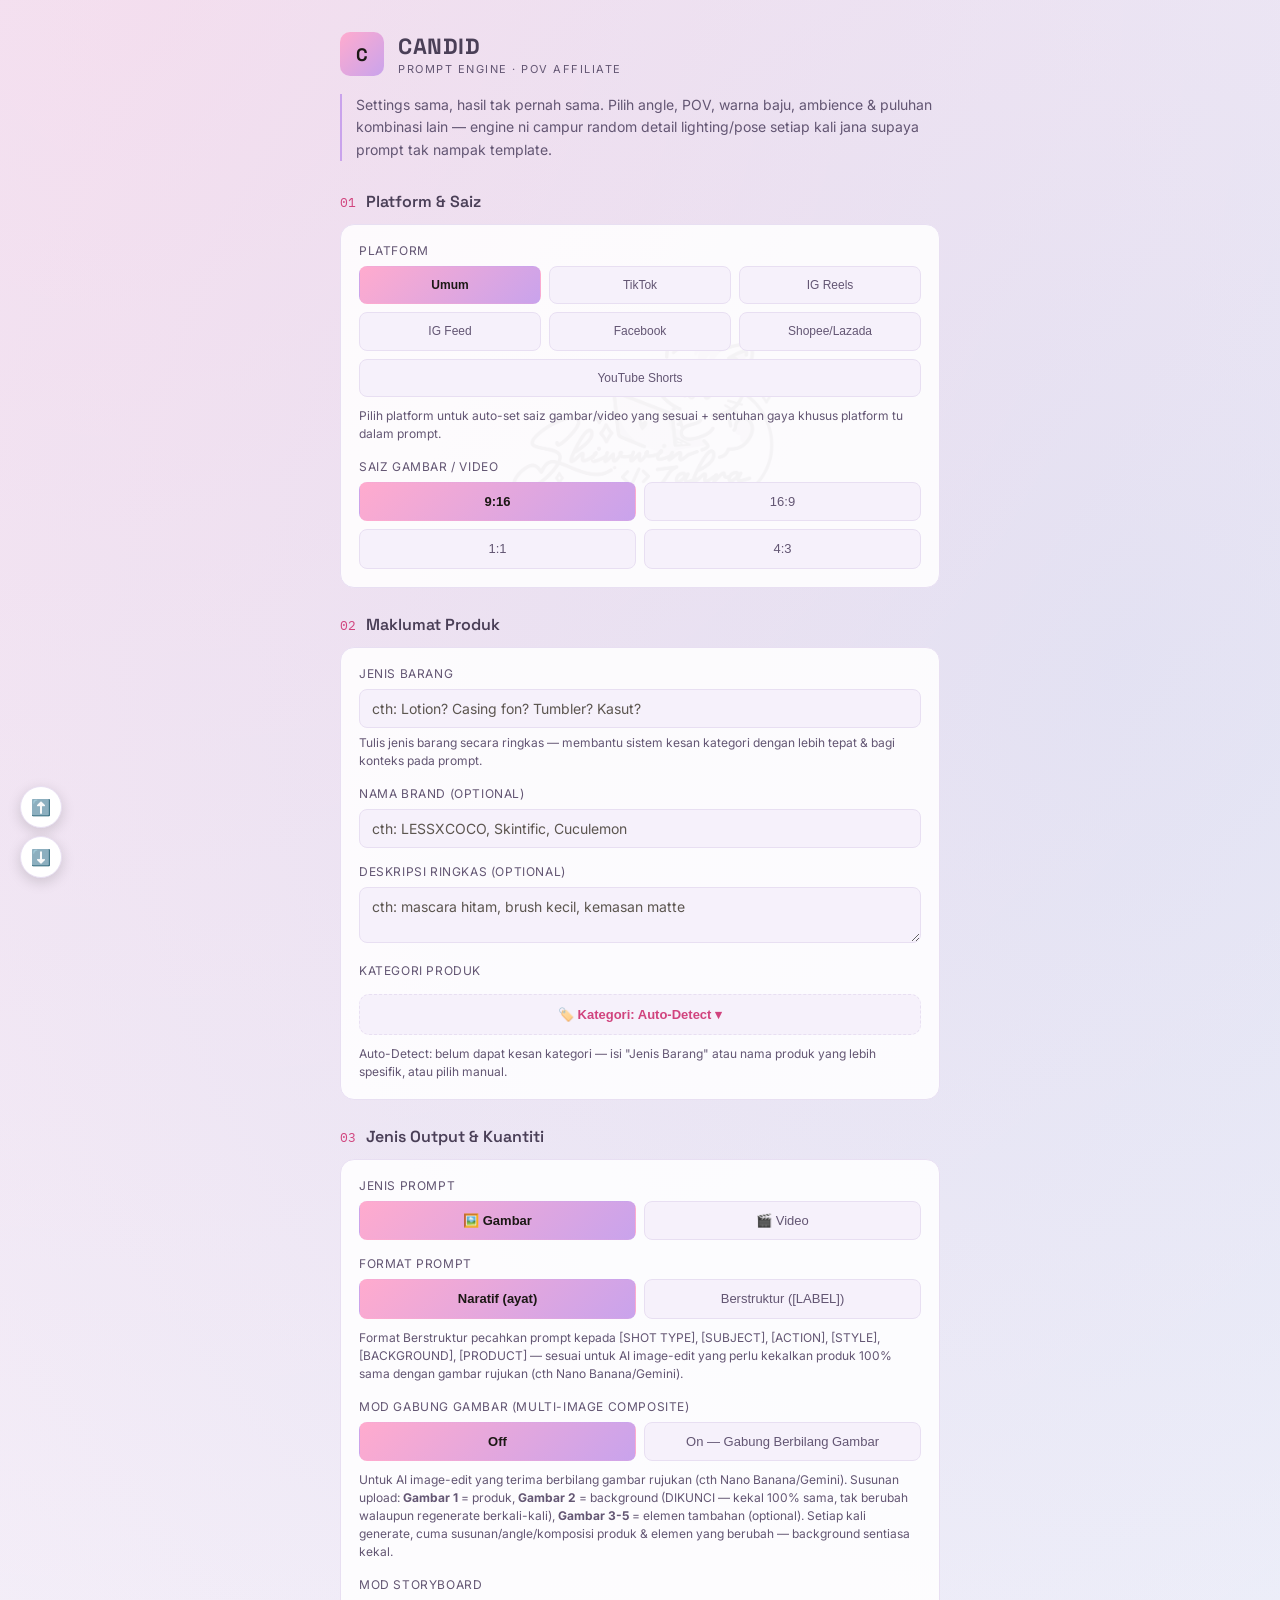
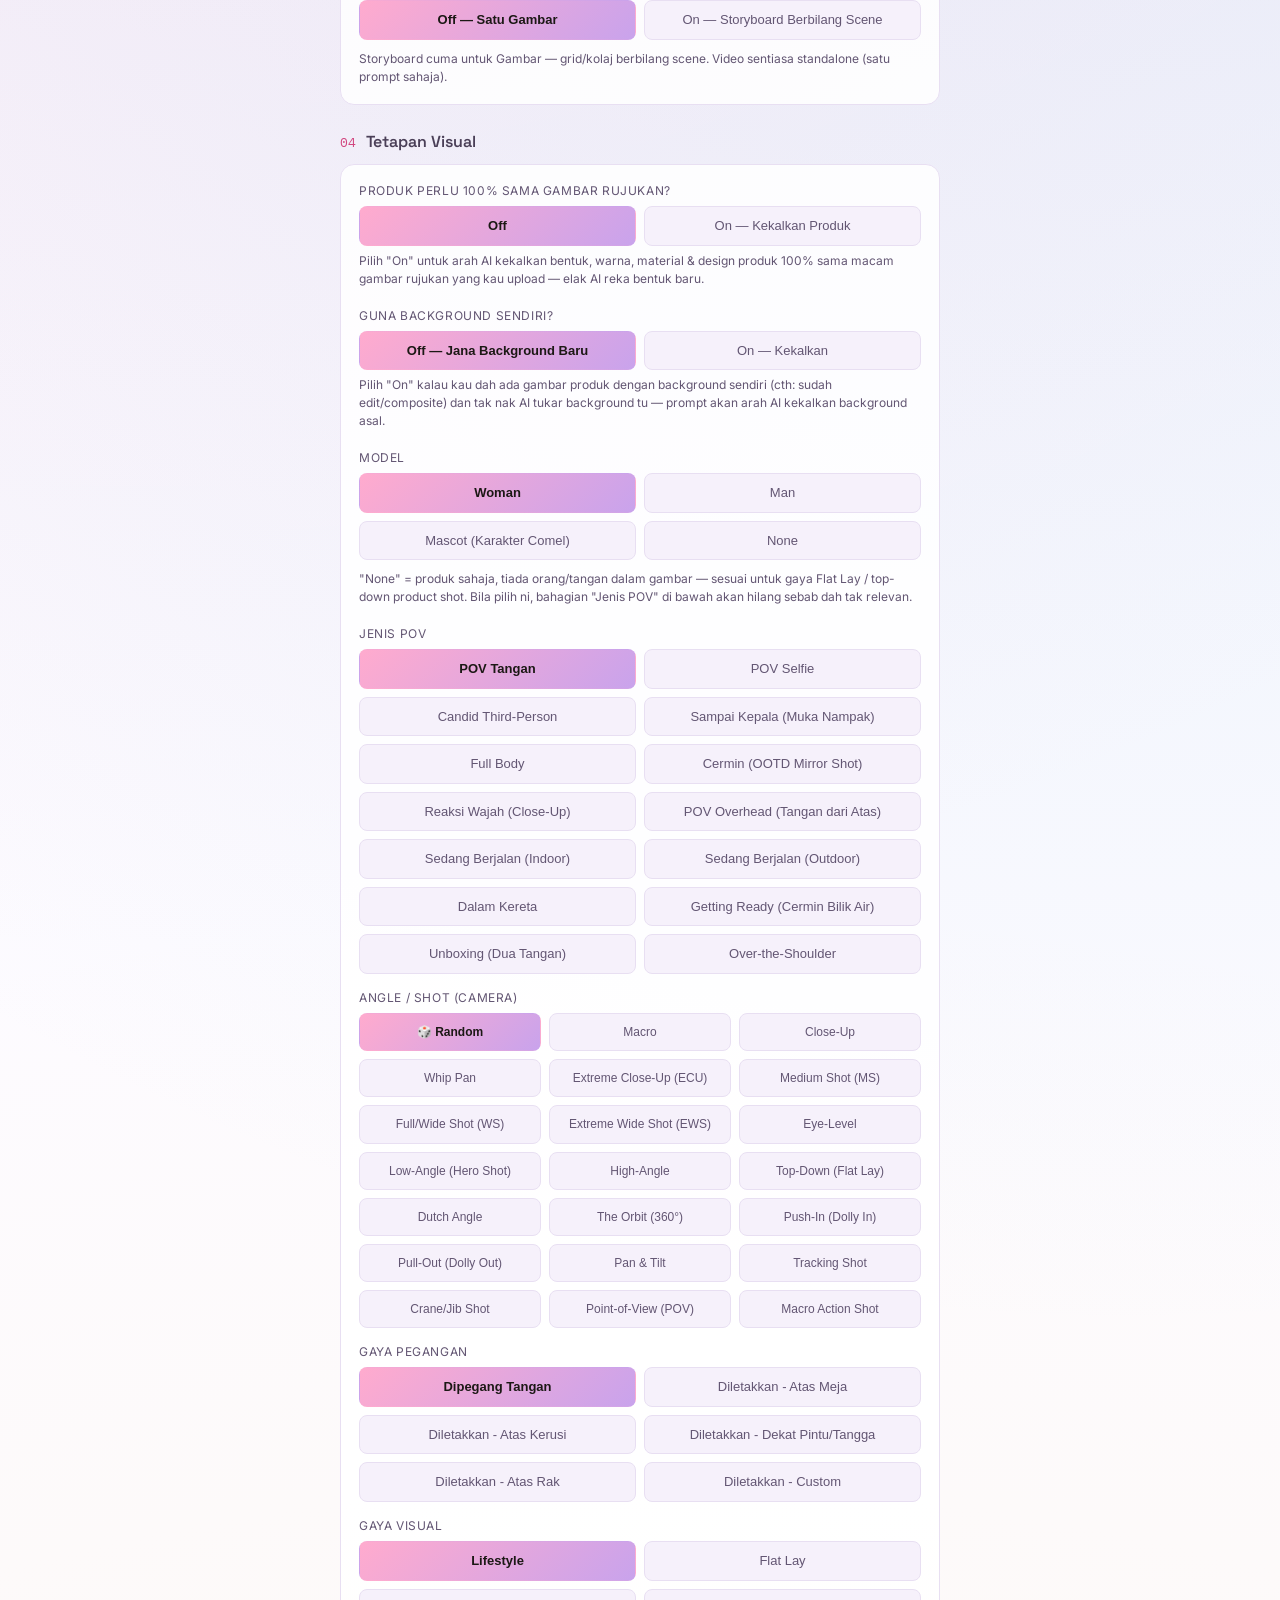
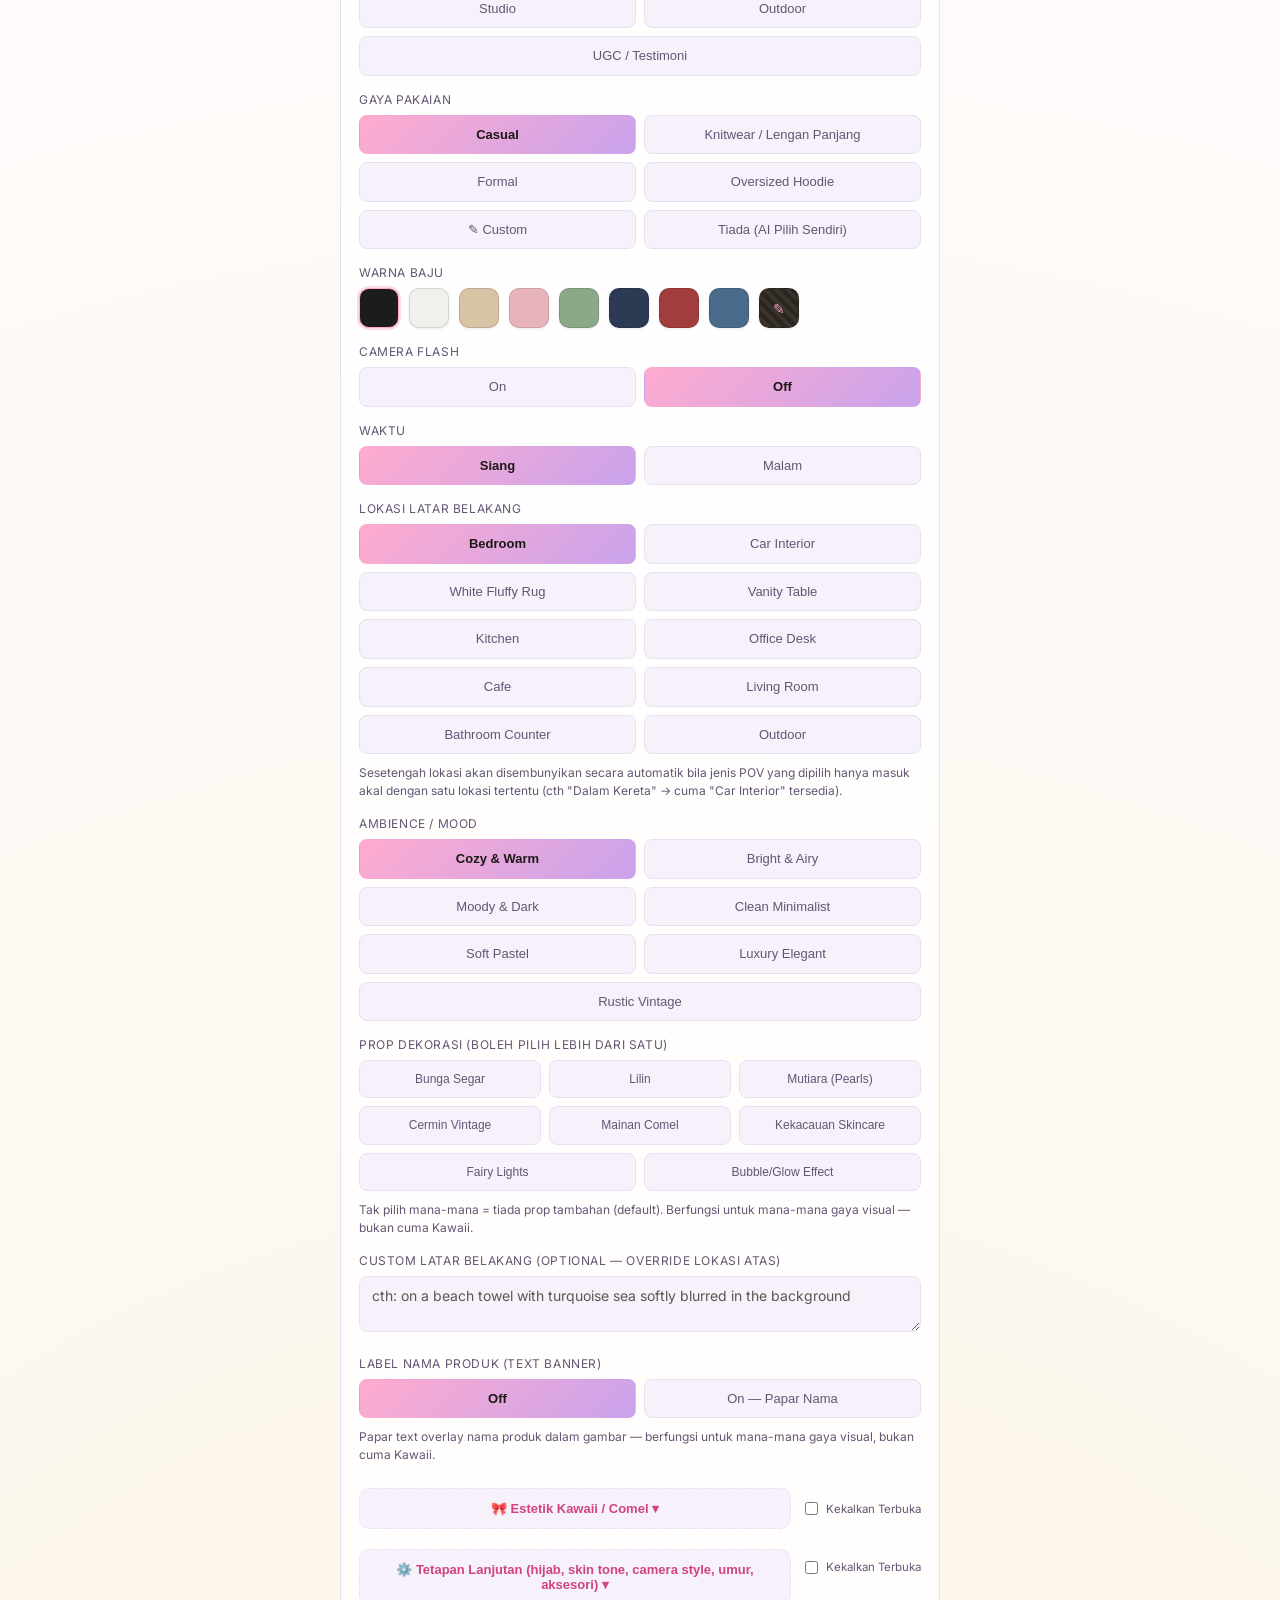
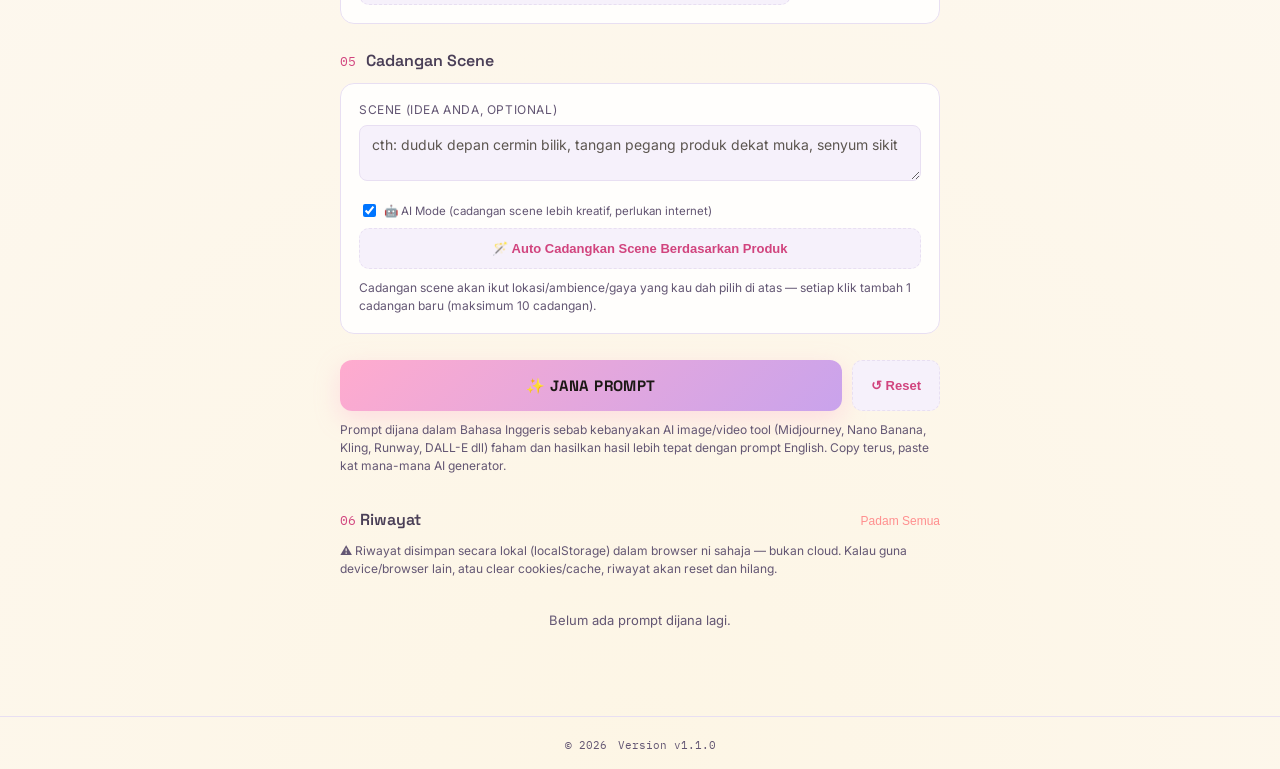
<file: candid-prompt-studio.html>
<!doctype html>
<html lang="ms">
  <head>
    <meta charset="UTF-8" />
    <meta name="viewport" content="width=device-width, initial-scale=1.0" />
    <title>CANDID — Prompt Engine POV Affiliate</title>
    <link rel="stylesheet" href="css/styles.css" />
    <link rel="manifest" href="manifest.json" />
    <link rel="icon" href="media/icons/icon.svg" type="image/svg+xml" />
    <link rel="apple-touch-icon" href="media/icons/icon.svg" />
    <meta name="theme-color" content="#c9a3ec" />
  </head>
  <body>
    <img
      class="watermark"
      src="watermark/watermark-Black.png"
      alt=""
      aria-hidden="true"
    />
    <div class="wrap">
      <div class="header">
        <div class="logo">C</div>
        <div>
          <div class="brand-name">CANDID</div>
          <div class="brand-sub">Prompt Engine · POV Affiliate</div>
        </div>
      </div>
      <div class="tagline">
        Settings sama, hasil tak pernah sama. Pilih angle, POV, warna baju,
        ambience &amp; puluhan kombinasi lain — engine ni campur random detail
        lighting/pose setiap kali jana supaya prompt tak nampak template.
      </div>

      <!-- SECTION 1: PLATFORM & SIZE -->
      <div class="section">
        <div class="section-head">
          <span class="section-num">01</span
          ><span class="section-title">Platform &amp; Saiz</span>
        </div>
        <div class="panel">
          <label class="field-label">Platform</label>
          <div class="pill-group" data-group="platform">
            <button class="pill small active" data-value="none">Umum</button>
            <button class="pill small" data-value="tiktok">TikTok</button>
            <button class="pill small" data-value="igreels">IG Reels</button>
            <button class="pill small" data-value="igfeed">IG Feed</button>
            <button class="pill small" data-value="facebook">Facebook</button>
            <button class="pill small" data-value="shopeelazada">
              Shopee/Lazada
            </button>
            <button class="pill small" data-value="ytshorts">
              YouTube Shorts
            </button>
          </div>
          <div class="note">
            Pilih platform untuk auto-set saiz gambar/video yang sesuai +
            sentuhan gaya khusus platform tu dalam prompt.
          </div>

          <label class="field-label">Saiz Gambar / Video</label>
          <div class="pill-group" data-group="aspect">
            <button class="pill active" data-value="9:16">9:16</button>
            <button class="pill" data-value="16:9">16:9</button>
            <button class="pill" data-value="1:1">1:1</button>
            <button class="pill" data-value="4:3">4:3</button>
          </div>
        </div>
      </div>

      <!-- SECTION 2: PRODUCT -->
      <div class="section">
        <div class="section-head">
          <span class="section-num">02</span
          ><span class="section-title">Maklumat Produk</span>
        </div>
        <div class="panel">
          <label class="field-label">Jenis Barang</label>
          <input
            type="text"
            id="productType"
            placeholder="cth: Lotion? Casing fon? Tumbler? Kasut?"
          />
          <div class="note" style="margin-top: 6px">
            Tulis jenis barang secara ringkas — membantu sistem kesan kategori
            dengan lebih tepat &amp; bagi konteks pada prompt.
          </div>

          <label class="field-label">Nama Brand (optional)</label>
          <input
            type="text"
            id="productName"
            placeholder="cth: LESSXCOCO, Skintific, Cuculemon"
          />
          <label class="field-label">Deskripsi Ringkas (optional)</label>
          <textarea
            id="productDesc"
            rows="2"
            placeholder="cth: mascara hitam, brush kecil, kemasan matte"
          ></textarea>

          <label class="field-label">Kategori Produk</label>
          <button
            class="advanced-toggle"
            id="categoryToggle"
            style="margin-top: 8px"
          >
            🏷️ Kategori: Auto-Detect ▾
          </button>
          <div class="advanced-panel" id="categoryPanel">
            <div
              class="pill-group"
              data-group="productCategory"
              id="categoryPillGroup"
            >
              <button class="pill active" data-value="auto">
                🔍 Auto-Detect
              </button>
            </div>
          </div>
          <div class="note" id="categoryDetectNote">
            Kategori membantu prompt cadangkan background, scene &amp; mood yang
            lebih sesuai. Biar "Auto-Detect" atau pilih manual.
          </div>
        </div>
      </div>

      <!-- SECTION 3: OUTPUT TYPE & QUANTITY -->
      <div class="section">
        <div class="section-head">
          <span class="section-num">03</span
          ><span class="section-title">Jenis Output &amp; Kuantiti</span>
        </div>
        <div class="panel">
          <label class="field-label">Jenis Prompt</label>
          <div class="pill-group" data-group="outputType">
            <button class="pill active" data-value="image">🖼️ Gambar</button>
            <button class="pill" data-value="video">🎬 Video</button>
          </div>

          <label class="field-label">Format Prompt</label>
          <div class="pill-group" data-group="promptFormat">
            <button class="pill active" data-value="narrative">
              Naratif (ayat)
            </button>
            <button class="pill" data-value="structured">
              Berstruktur ([LABEL])
            </button>
          </div>
          <div class="note">
            Format Berstruktur pecahkan prompt kepada [SHOT TYPE], [SUBJECT],
            [ACTION], [STYLE], [BACKGROUND], [PRODUCT] — sesuai untuk AI
            image-edit yang perlu kekalkan produk 100% sama dengan gambar
            rujukan (cth Nano Banana/Gemini).
          </div>

          <!-- MULTI-IMAGE COMPOSITE: images only -->
          <div id="multiImageField" class="hidden">
            <label class="field-label"
              >Mod Gabung Gambar (Multi-Image Composite)</label
            >
            <div class="pill-group" data-group="multiImage">
              <button class="pill active" data-value="off">Off</button>
              <button class="pill" data-value="on">
                On — Gabung Berbilang Gambar
              </button>
            </div>
            <div class="note">
              Untuk AI image-edit yang terima berbilang gambar rujukan (cth Nano
              Banana/Gemini). Susunan upload: <b>Gambar 1</b> = produk,
              <b>Gambar 2</b> = background (DIKUNCI — kekal 100% sama, tak
              berubah walaupun regenerate berkali-kali), <b>Gambar 3-5</b> =
              elemen tambahan (optional). Setiap kali generate, cuma
              susunan/angle/komposisi produk &amp; elemen yang berubah —
              background sentiasa kekal.
            </div>

            <div id="multiImageInputs" class="hidden">
              <label class="field-label" style="margin-top: 16px"
                >Gambar 3 — Elemen Tambahan (optional)</label
              >
              <input
                type="text"
                id="extraImg1"
                placeholder="cth: model perempuan pegang produk / props bunga / kucing"
              />
              <label class="field-label"
                >Gambar 4 — Elemen Tambahan (optional)</label
              >
              <input
                type="text"
                id="extraImg2"
                placeholder="cth: cawan kopi / tangan kedua / kotak produk"
              />
              <label class="field-label"
                >Gambar 5 — Elemen Tambahan (optional)</label
              >
              <input
                type="text"
                id="extraImg3"
                placeholder="cth: hiasan meja / plushie / aksesori"
              />
              <div class="note">
                Terangkan ringkas apa dalam setiap gambar tambahan supaya prompt
                boleh arahkan AI letak elemen tu secara natural dalam scene.
                Kosongkan yang tak guna.
              </div>
            </div>
          </div>

          <!-- STORYBOARD: images only -->
          <div id="imageStoryboardField" class="hidden">
            <label class="field-label">Mod Storyboard</label>
            <div class="pill-group" data-group="storyboardMode">
              <button class="pill active" data-value="off">
                Off — Satu Gambar
              </button>
              <button class="pill" data-value="on">
                On — Storyboard Berbilang Scene
              </button>
            </div>
            <div class="note">
              Storyboard cuma untuk Gambar — grid/kolaj berbilang scene. Video
              sentiasa standalone (satu prompt sahaja).
            </div>

            <div id="storyboardBasedOnExistingField" class="hidden">
              <label class="field-label" style="margin-top: 16px"
                >Storyboard Ni Berdasarkan Gambar Yang Dah Digenerate?</label
              >
              <div class="pill-group" data-group="storyboardFromExisting">
                <button class="pill active" data-value="off">
                  Off — Jana Visual Baru
                </button>
                <button class="pill" data-value="on">
                  On — Guna Gambar Sedia Ada
                </button>
              </div>
              <div class="note">
                Pilih "On" kalau kau upload gambar produk yang DAH siap
                digenerate (pose/background dah settle) — Tetapan Visual (POV,
                angle, outfit, background dll) tak perlu dijana semula. Prompt
                cuma fokus pada susunan panel/scene, camera, action, lighting,
                audio &amp; duration berdasarkan gambar tu.
              </div>
            </div>

            <div id="storyboardStyleField" class="hidden">
              <label class="field-label" style="margin-top: 16px"
                >Gaya Storyboard</label
              >
              <div class="pill-group" data-group="storyboardStyle">
                <button class="pill active" data-value="nodesc">
                  Grid Ringkas (Tanpa Deskripsi)
                </button>
                <button class="pill" data-value="withdesc">
                  Shot List Penuh (Dengan Deskripsi)
                </button>
                <button class="pill" data-value="sheet">
                  Sheet Storyboard (1 Gambar Grid)
                </button>
                <button class="pill" data-value="socialstudio">
                  Studio Sosial Media (Premium Branded)
                </button>
                <button class="pill" data-value="ugc">
                  Format UGC (Hook→CTA)
                </button>
              </div>
              <div class="note">
                "Grid Ringkas"/"Shot List Penuh" — banyak prompt berasingan
                (satu setiap scene). "Sheet Storyboard" — SATU gambar grid
                berbilang scene. "Studio Sosial Media" — format premium branded
                (header+logo+scene card+footer). "Format UGC" — struktur naratif
                UGC (Hook → Intro → Feature → Demo → Lifestyle → CTA) yang
                di-scale ikut jumlah scene.
              </div>

              <label class="field-label" style="margin-top: 16px"
                >Gaya Seni Storyboard</label
              >
              <div class="pill-group" data-group="artStyle">
                <button class="pill active" data-value="photoreal">
                  Photorealistic
                </button>
                <button class="pill" data-value="pencil">
                  Sketch Pensel Warna
                </button>
                <button class="pill" data-value="watercolor">Watercolor</button>
                <button class="pill" data-value="vector">
                  Flat Vector Illustration
                </button>
                <button class="pill" data-value="render3d">
                  3D Clay Render
                </button>
                <button class="pill" data-value="lineart">
                  Line Art (Hitam Putih)
                </button>
                <button class="pill" data-value="comic">Comic/Manga</button>
              </div>
              <div class="note">
                Pilih gaya visual keseluruhan storyboard — cth "Sketch Pensel
                Warna" untuk look ilustrasi tangan.
              </div>

              <div id="socialStudioField" class="hidden">
                <label class="field-label" style="margin-top: 16px"
                  >Sub-Mode Kandungan</label
                >
                <div class="pill-group" data-group="socialMode">
                  <button class="pill active" data-value="auto">Auto</button>
                  <button class="pill" data-value="tiktok">TikTok Viral</button>
                  <button class="pill" data-value="igreels">
                    Instagram Reels
                  </button>
                  <button class="pill" data-value="minicommercial">
                    Mini Commercial
                  </button>
                  <button class="pill" data-value="lifestyleugc">
                    Lifestyle UGC
                  </button>
                  <button class="pill" data-value="giftrec">
                    Gift Recommendation
                  </button>
                </div>
                <div class="note">
                  Setiap sub-mode ada struktur 8-scene tersendiri. "Auto" akan
                  cuba kesan sub-mode paling sesuai berdasarkan nama/deskripsi
                  produk.
                </div>

                <label class="field-label" style="margin-top: 16px"
                  >Nama Jenama (untuk header/logo)</label
                >
                <input
                  type="text"
                  id="brandNameInput"
                  placeholder="cth: Cuculemon, LESSXCOCO, dll (optional)"
                />
              </div>

              <label class="field-label" style="margin-top: 16px"
                >Nombor Pada Gambar</label
              >
              <div class="pill-group" data-group="panelNumber">
                <button class="pill" data-value="off">Off</button>
                <button class="pill active" data-value="on">
                  On — Papar Nombor "1)" dll
                </button>
              </div>
              <div class="note">
                Bila On, prompt akan arah AI letak nombor kecil (cth "1)") dalam
                bulatan di penjuru setiap panel — macam grid produk bernombor.
                (Tak terpakai untuk Sheet Storyboard.)
              </div>

              <label class="field-label" style="margin-top: 16px"
                >Caption/Tagline Auto-Generate</label
              >
              <div class="pill-group" data-group="autoCaption">
                <button class="pill active" data-value="on">
                  On — Guna Caption Generic
                </button>
                <button class="pill" data-value="off">
                  Off — Tanpa Caption
                </button>
              </div>
              <div class="note">
                Off kalau caption/tagline generic yang dijana tak sesuai dengan
                produk kau — kekalkan cuma CAMERA/ACTION/SHOT tanpa headline
                caption. (Tak terpakai untuk Studio Sosial Media &amp; UGC —
                dua-dua ni tak guna caption generic.)
              </div>

              <div id="captionLanguageField">
                <label class="field-label" style="margin-top: 16px"
                  >Bahasa Caption</label
                >
                <div class="pill-group" data-group="captionLanguage">
                  <button class="pill small active" data-value="auto">
                    Auto (Melayu/English)
                  </button>
                  <button class="pill small" data-value="ms">
                    Bahasa Melayu
                  </button>
                  <button class="pill small" data-value="en">English</button>
                </div>
                <div class="note">
                  Auto biar AI pilih bahasa ikut produk. Pilih manual kalau
                  nak caption konsisten dalam satu bahasa sahaja.
                </div>
              </div>

              <div id="panelCountField">
                <div class="qty-row" style="margin-top: 16px">
                  <label class="field-label" id="quantityLabel"
                    >Jumlah Scene/Panel Storyboard</label
                  >
                  <span class="qty-value" id="quantityValue">6</span>
                </div>
                <input
                  type="range"
                  id="quantityInput"
                  min="2"
                  max="20"
                  value="6"
                />
                <div class="note" id="quantityNote">
                  Bilangan scene/panel dalam storyboard (max 20). Scene pertama
                  jadi HOOK, tengah DEMO/benefit, akhir CTA/ending.
                </div>

                <div class="qty-row" style="margin-top: 16px">
                  <label class="field-label"
                    >Durasi Keseluruhan Storyboard (saat)</label
                  >
                  <span class="qty-value" id="storyboardDurationValue">15</span>
                </div>
                <input
                  type="range"
                  id="storyboardDurationInput"
                  min="3"
                  max="60"
                  value="15"
                />
                <div class="note">
                  Jumlah durasi video penuh (max 60s) — durasi ni akan dibahagi
                  auto-rata ke setiap scene, dan dipaparkan sebagai DURATION
                  setiap panel.
                </div>
              </div>
            </div>
          </div>

          <!-- VIDEO: standalone, optional sheet reference -->
          <div id="videoSheetField" class="hidden">
            <div class="qty-row">
              <label class="field-label">Durasi Video (saat)</label>
              <span class="qty-value" id="videoDurationValue">10</span>
            </div>
            <input
              type="range"
              id="videoDurationInput"
              min="3"
              max="60"
              value="10"
            />
            <div class="note">
              Jumlah durasi video (max 60s). Video akan dibahagi auto kepada
              beberapa pergerakan kamera berturutan (~3 saat setiap satu)
              mengikut durasi ni.
            </div>

            <label class="field-label" style="margin-top: 16px"
              >Video Ni Berdasarkan Sheet/Storyboard Yang Diupload?</label
            >
            <div class="pill-group" data-group="basedOnSheet">
              <button class="pill active" data-value="off">
                Off — Produk Sahaja
              </button>
              <button class="pill" data-value="on">
                On — Rujuk Gambar Sheet Diupload
              </button>
            </div>
            <div class="note">
              Pilih "On" kalau kau nak upload gambar storyboard/sheet ke
              Seedance sekali dengan prompt ni — AI akan dolly lalu setiap panel
              dalam sheet, dalam SATU video berterusan.
            </div>
          </div>
        </div>
      </div>

      <!-- SECTION 4: VISUAL SETTINGS -->
      <div class="section" id="visualSettingsSection">
        <div class="section-head">
          <span class="section-num">04</span
          ><span class="section-title">Tetapan Visual</span>
        </div>
        <div class="panel">
          <label class="field-label"
            >Produk Perlu 100% Sama Gambar Rujukan?</label
          >
          <div class="pill-group" data-group="keepProduct">
            <button class="pill active" data-value="off">Off</button>
            <button class="pill" data-value="on">On — Kekalkan Produk</button>
          </div>
          <div class="note" style="margin-top: 6px; margin-bottom: 0">
            Pilih "On" untuk arah AI kekalkan bentuk, warna, material &amp;
            design produk 100% sama macam gambar rujukan yang kau upload — elak
            AI reka bentuk baru.
          </div>

          <label class="field-label" style="margin-top: 20px"
            >Guna Background Sendiri?</label
          >
          <div class="pill-group" data-group="keepBg">
            <button class="pill active" data-value="off">
              Off — Jana Background Baru
            </button>
            <button class="pill" data-value="on">On — Kekalkan</button>
          </div>
          <div class="note" style="margin-top: 6px; margin-bottom: 0">
            Pilih "On" kalau kau dah ada gambar produk dengan background sendiri
            (cth: sudah edit/composite) dan tak nak AI tukar background tu —
            prompt akan arah AI kekalkan background asal.
          </div>

          <label class="field-label" style="margin-top: 20px">Model</label>
          <div class="pill-group" data-group="model">
            <button class="pill active" data-value="woman">Woman</button>
            <button class="pill" data-value="man">Man</button>
            <button class="pill" data-value="mascot">
              Mascot (Karakter Comel)
            </button>
            <button class="pill" data-value="none">None</button>
          </div>
          <div class="note" id="mascotNote" style="display: none">
            Mascot = karakter comel original (bukan manusia sebenar) yang
            pegang/berinteraksi dengan produk — sesuai untuk brand identity.
            Design sentiasa original, bukan karakter berlesen (bukan Hello
            Kitty/My Melody/dll).
          </div>
          <div class="note">
            "None" = produk sahaja, tiada orang/tangan dalam gambar — sesuai
            untuk gaya Flat Lay / top-down product shot. Bila pilih ni,
            bahagian "Jenis POV" di bawah akan hilang sebab dah tak relevan.
          </div>

          <div id="povTypeField">
          <label class="field-label" style="margin-top: 20px">Jenis POV</label>
          <div class="pill-group" data-group="povType">
            <button class="pill active" data-value="hand">POV Tangan</button>
            <button class="pill" data-value="selfie" id="povSelfie">
              POV Selfie
            </button>
            <button class="pill" data-value="thirdperson" id="povThird">
              Candid Third-Person
            </button>
            <button class="pill" data-value="headshot" id="povHeadshot">
              Sampai Kepala (Muka Nampak)
            </button>
            <button class="pill" data-value="fullbody" id="povFullbody">
              Full Body
            </button>
            <button class="pill" data-value="mirror" id="povMirror">
              Cermin (OOTD Mirror Shot)
            </button>
            <button class="pill" data-value="reaction" id="povReaction">
              Reaksi Wajah (Close-Up)
            </button>
            <button class="pill" data-value="overhead" id="povOverhead">
              POV Overhead (Tangan dari Atas)
            </button>
            <button
              class="pill"
              data-value="walkingindoor"
              id="povWalkingIndoor"
            >
              Sedang Berjalan (Indoor)
            </button>
            <button
              class="pill"
              data-value="walkingoutdoor"
              id="povWalkingOutdoor"
            >
              Sedang Berjalan (Outdoor)
            </button>
            <button class="pill" data-value="car" id="povCar">
              Dalam Kereta
            </button>
            <button class="pill" data-value="gettingready" id="povGettingReady">
              Getting Ready (Cermin Bilik Air)
            </button>
            <button class="pill" data-value="unboxing" id="povUnboxing">
              Unboxing (Dua Tangan)
            </button>
            <button class="pill" data-value="overshoulder" id="povOverShoulder">
              Over-the-Shoulder
            </button>
          </div>
          </div>

          <label class="field-label">Angle / Shot (Camera)</label>
          <div class="pill-group" data-group="angle">
            <button class="pill small active" data-value="random">
              🎲 Random
            </button>
            <button class="pill small" data-value="macro">Macro</button>
            <button class="pill small" data-value="closeup">Close-Up</button>
            <button class="pill small" data-value="whippan">Whip Pan</button>
            <button class="pill small" data-value="ecu">
              Extreme Close-Up (ECU)
            </button>
            <button class="pill small" data-value="mediumshot">
              Medium Shot (MS)
            </button>
            <button class="pill small" data-value="fullwide">
              Full/Wide Shot (WS)
            </button>
            <button class="pill small" data-value="ews">
              Extreme Wide Shot (EWS)
            </button>
            <button class="pill small" data-value="eyelevel">Eye-Level</button>
            <button class="pill small" data-value="lowangle">
              Low-Angle (Hero Shot)
            </button>
            <button class="pill small" data-value="highangle">
              High-Angle
            </button>
            <button class="pill small" data-value="topdown">
              Top-Down (Flat Lay)
            </button>
            <button class="pill small" data-value="dutch">Dutch Angle</button>
            <button class="pill small" data-value="orbit">
              The Orbit (360°)
            </button>
            <button class="pill small" data-value="pushin">
              Push-In (Dolly In)
            </button>
            <button class="pill small" data-value="pullout">
              Pull-Out (Dolly Out)
            </button>
            <button class="pill small" data-value="pantilt">
              Pan &amp; Tilt
            </button>
            <button class="pill small" data-value="tracking">
              Tracking Shot
            </button>
            <button class="pill small" data-value="crane">
              Crane/Jib Shot
            </button>
            <button class="pill small" data-value="ots">
              Over-the-Shoulder (OTS)
            </button>
            <button class="pill small" data-value="povshot">
              Point-of-View (POV)
            </button>
            <button class="pill small" data-value="macroaction">
              Macro Action Shot
            </button>
          </div>

          <label class="field-label">Gaya Pegangan</label>
          <div class="pill-group" data-group="hold">
            <button class="pill active" data-value="handheld">
              Dipegang Tangan
            </button>
            <button class="pill" data-value="placedtable">
              Diletakkan - Atas Meja
            </button>
            <button class="pill" data-value="placedchair">
              Diletakkan - Atas Kerusi
            </button>
            <button class="pill" data-value="placeddoor">
              Diletakkan - Dekat Pintu/Tangga
            </button>
            <button class="pill" data-value="placedshelf">
              Diletakkan - Atas Rak
            </button>
            <button class="pill" data-value="placedcustom">
              Diletakkan - Custom
            </button>
          </div>
          <input
            type="text"
            id="customPlacementInput"
            class="hidden"
            placeholder="cth: atas tangga marmar, sebelah tingkap"
            style="margin-top: 8px"
          />

          <label class="field-label">Gaya Visual</label>
          <div class="pill-group" data-group="style">
            <button class="pill active" data-value="lifestyle">
              Lifestyle
            </button>
            <button class="pill" data-value="flatlay">Flat Lay</button>
            <button class="pill" data-value="studio">Studio</button>
            <button class="pill" data-value="outdoor">Outdoor</button>
            <button class="pill" data-value="ugc">UGC / Testimoni</button>
          </div>

          <div id="outfitField">
            <label class="field-label">Gaya Pakaian</label>
            <div class="pill-group" data-group="outfit">
              <button class="pill active" data-value="casual">Casual</button>
              <button class="pill" data-value="knitwear">
                Knitwear / Lengan Panjang
              </button>
              <button class="pill" data-value="formal">Formal</button>
              <button class="pill" data-value="hoodie">Oversized Hoodie</button>
              <button class="pill" data-value="custom">✎ Custom</button>
              <button class="pill" data-value="none">
                Tiada (AI Pilih Sendiri)
              </button>
            </div>
            <input
              type="text"
              id="customOutfitInput"
              class="hidden"
              placeholder="cth: cropped denim vest berlapis dengan tank top putih"
              style="margin-top: 8px"
            />

            <label class="field-label">Warna Baju</label>
            <div class="color-group" data-group="outfitColor">
              <div
                class="swatch active"
                data-value="black"
                style="background: #1c1c1c"
                title="Hitam"
              ></div>
              <div
                class="swatch"
                data-value="white"
                style="background: #f2f0ec"
                title="Putih"
              ></div>
              <div
                class="swatch"
                data-value="beige"
                style="background: #d8c3a5"
                title="Beige"
              ></div>
              <div
                class="swatch"
                data-value="pink"
                style="background: #e8b4bc"
                title="Pastel Pink"
              ></div>
              <div
                class="swatch"
                data-value="sage"
                style="background: #8ba888"
                title="Sage Green"
              ></div>
              <div
                class="swatch"
                data-value="navy"
                style="background: #2c3a54"
                title="Navy"
              ></div>
              <div
                class="swatch"
                data-value="red"
                style="background: #a13d3d"
                title="Merah"
              ></div>
              <div
                class="swatch"
                data-value="denim"
                style="background: #4a6a8a"
                title="Denim Blue"
              ></div>
              <div
                class="swatch"
                data-value="custom"
                style="
                  background: repeating-linear-gradient(
                    45deg,
                    #2a2521,
                    #2a2521 4px,
                    #3a332c 4px,
                    #3a332c 8px
                  );
                  display: flex;
                  align-items: center;
                  justify-content: center;
                  font-size: 14px;
                  color: var(--amber);
                "
                title="Custom"
              >
                ✎
              </div>
            </div>
            <input
              type="text"
              id="customColorInput"
              class="hidden"
              placeholder="cth: dusty rose, sage green bergaris putih, ombre pink-ungu"
              style="margin-top: 8px"
            />
          </div>

          <label class="field-label">Camera Flash</label>
          <div class="pill-group" data-group="flash">
            <button class="pill" data-value="on">On</button>
            <button class="pill active" data-value="off">Off</button>
          </div>

          <label class="field-label">Waktu</label>
          <div class="pill-group" data-group="time">
            <button class="pill active" data-value="day">Siang</button>
            <button class="pill" data-value="night">Malam</button>
          </div>

          <div id="locationField">
            <label class="field-label">Lokasi Latar Belakang</label>
            <div class="pill-group" data-group="location">
              <button class="pill active" data-value="bedroom">Bedroom</button>
              <button class="pill" data-value="carinterior">
                Car Interior
              </button>
              <button class="pill" data-value="rug">White Fluffy Rug</button>
              <button class="pill" data-value="vanity">Vanity Table</button>
              <button class="pill" data-value="kitchen">Kitchen</button>
              <button class="pill" data-value="office">Office Desk</button>
              <button class="pill" data-value="cafe">Cafe</button>
              <button class="pill" data-value="livingroom">Living Room</button>
              <button class="pill" data-value="bathroom">
                Bathroom Counter
              </button>
              <button class="pill" data-value="outdoorbg">Outdoor</button>
            </div>
            <div class="note" id="povLocationWarning">
              Sesetengah lokasi akan disembunyikan secara automatik bila jenis
              POV yang dipilih hanya masuk akal dengan satu lokasi tertentu (cth
              "Dalam Kereta" → cuma "Car Interior" tersedia).
            </div>
          </div>

          <div id="ambienceField">
            <label class="field-label">Ambience / Mood</label>
            <div class="pill-group" data-group="ambience">
              <button class="pill active" data-value="cozy">
                Cozy &amp; Warm
              </button>
              <button class="pill" data-value="bright">
                Bright &amp; Airy
              </button>
              <button class="pill" data-value="moody">Moody &amp; Dark</button>
              <button class="pill" data-value="minimalist">
                Clean Minimalist
              </button>
              <button class="pill" data-value="pastel">Soft Pastel</button>
              <button class="pill" data-value="luxury">Luxury Elegant</button>
              <button class="pill" data-value="rustic">Rustic Vintage</button>
            </div>
          </div>

          <div id="propsField">
            <label class="field-label" style="margin-top: 16px"
              >Prop Dekorasi (boleh pilih lebih dari satu)</label
            >
            <div class="pill-group" data-group="props" data-multi="true">
              <button class="pill small" data-value="flowers">
                Bunga Segar
              </button>
              <button class="pill small" data-value="candles">Lilin</button>
              <button class="pill small" data-value="pearls">
                Mutiara (Pearls)
              </button>
              <button class="pill small" data-value="vintagemirror">
                Cermin Vintage
              </button>
              <button class="pill small" data-value="plush">
                Mainan Comel
              </button>
              <button class="pill small" data-value="skincareclutter">
                Kekacauan Skincare
              </button>
              <button class="pill small" data-value="fairylights">
                Fairy Lights
              </button>
              <button class="pill small" data-value="bubbles">
                Bubble/Glow Effect
              </button>
            </div>
            <div class="note">
              Tak pilih mana-mana = tiada prop tambahan (default). Berfungsi
              untuk mana-mana gaya visual — bukan cuma Kawaii.
            </div>
          </div>

          <div id="weatherField" class="hidden">
            <label class="field-label">Cuaca (untuk outdoor)</label>
            <div class="pill-group" data-group="weather">
              <button class="pill active" data-value="sunny">Cerah</button>
              <button class="pill" data-value="overcast">Redup</button>
              <button class="pill" data-value="goldenhour">Golden Hour</button>
              <button class="pill" data-value="rain">Lepas Hujan</button>
            </div>
          </div>

          <div id="customBgField">
            <label class="field-label"
              >Custom Latar Belakang (optional — override lokasi atas)</label
            >
            <textarea
              id="customBg"
              rows="2"
              placeholder="cth: on a beach towel with turquoise sea softly blurred in the background"
            ></textarea>
          </div>

          <label class="field-label" style="margin-top: 20px"
            >Label Nama Produk (Text Banner)</label
          >
          <div class="pill-group" data-group="textbanner">
            <button class="pill active" data-value="off">Off</button>
            <button class="pill" data-value="on">On — Papar Nama</button>
          </div>
          <div class="note">
            Papar text overlay nama produk dalam gambar — berfungsi untuk
            mana-mana gaya visual, bukan cuma Kawaii.
          </div>

          <div id="textbannerStyleField" class="hidden">
            <label class="field-label" style="margin-top: 14px"
              >Gaya Text/Title</label
            >
            <div class="pill-group" data-group="textbannerStyle">
              <button class="pill active" data-value="sticker">
                Sticker Bubble
              </button>
              <button class="pill" data-value="bold">
                Bold Banner (Sans-Serif)
              </button>
              <button class="pill" data-value="script">Elegant Script</button>
              <button class="pill" data-value="handwritten">
                Doodle Handwritten
              </button>
              <button class="pill" data-value="neon">Neon/Glow</button>
              <button class="pill" data-value="minimal">
                Minimalist Caption
              </button>
              <button class="pill" data-value="custom">✎ Custom</button>
            </div>
            <input
              type="text"
              id="customTextStyleInput"
              class="hidden"
              placeholder="cth: retro 90s bubble letter dengan outline pelangi"
              style="margin-top: 8px"
            />
          </div>

          <div
            style="
              display: flex;
              align-items: center;
              gap: 10px;
              margin-top: 24px;
            "
          >
            <button
              class="advanced-toggle"
              id="kawaiiToggle"
              style="margin-top: 0; flex: 1"
            >
              🎀 Estetik Kawaii / Comel ▾
            </button>
            <label
              style="
                display: flex;
                align-items: center;
                gap: 5px;
                font-size: 11.5px;
                color: var(--muted);
                white-space: nowrap;
                cursor: pointer;
              "
            >
              <input type="checkbox" id="kawaiiPin" style="cursor: pointer" />
              Kekalkan Terbuka
            </label>
          </div>

          <div class="advanced-panel" id="kawaiiPanel">
            <label class="field-label">Aktifkan Gaya Kawaii Pastel</label>
            <div class="pill-group" data-group="kawaii">
              <button class="pill active" data-value="off">Off</button>
              <button class="pill" data-value="on">On — Kawaii</button>
            </div>

            <label class="field-label" style="margin-top: 16px"
              >Doodle Comel (boleh pilih lebih dari satu)</label
            >
            <div class="pill-group" data-group="doodle" data-multi="true">
              <button class="pill small" data-value="sticker">
                Sticker Rating Badge
              </button>
              <button class="pill small" data-value="reviewstyle">
                Review Screenshot Style
              </button>
              <button class="pill small" data-value="hearts">
                Hearts &amp; Stars
              </button>
              <button class="pill small" data-value="cutechar">
                Cute Characters
              </button>
              <button class="pill small" data-value="kawaiiset">
                Kawaii Sticker Pack (chick/bunga/bow)
              </button>
              <button class="pill small" data-value="confetti">
                Confetti/Sparkle Burst
              </button>
              <button class="pill small" data-value="washitape">
                Washi Tape / Polaroid Frame
              </button>
              <button class="pill small" data-value="handwritten">
                Nota Tulisan Tangan + Anak Panah
              </button>
              <button class="pill small" data-value="ribbon">
                Ribbon/Bow Corner
              </button>
              <button class="pill small" data-value="stars-sparkle">
                Twinkling Stars
              </button>
              <button class="pill small" data-value="clouds">
                Cute Clouds
              </button>
              <button class="pill small" data-value="rainbow">
                Rainbow Arc
              </button>
              <button class="pill small" data-value="polaroid-clip">
                Polaroid + Peg/Clip
              </button>
              <button class="pill small" data-value="cloud-heart">
                Heart Balloons
              </button>
              <button class="pill small" data-value="stamp">
                Postage Stamp Frame
              </button>
              <button class="pill small" data-value="glitter-frame">
                Glitter Border Frame
              </button>
            </div>
            <div class="note">
              Tak pilih mana-mana = tiada doodle (default).
            </div>
          </div>

          <div style="display: flex; align-items: center; gap: 10px">
            <button class="advanced-toggle" id="advToggle" style="flex: 1">
              ⚙️ Tetapan Lanjutan (hijab, skin tone, camera style, umur,
              aksesori) ▾
            </button>
            <label
              style="
                display: flex;
                align-items: center;
                gap: 5px;
                font-size: 11.5px;
                color: var(--muted);
                white-space: nowrap;
                cursor: pointer;
              "
            >
              <input type="checkbox" id="advPin" style="cursor: pointer" />
              Kekalkan Terbuka
            </label>
          </div>

          <div class="advanced-panel" id="advPanel">
            <div id="hijabField">
              <label class="field-label">Hijab</label>
              <div class="pill-group" data-group="hijab">
                <button class="pill active" data-value="unspecified">
                  Tak Nyatakan
                </button>
                <button class="pill" data-value="yes">Berhijab</button>
              </div>
            </div>

            <label class="field-label">Skin Tone</label>
            <div class="pill-group" data-group="skintone">
              <button class="pill small active" data-value="random">
                Random
              </button>
              <button class="pill small" data-value="fair">Cerah</button>
              <button class="pill small" data-value="medium">Sederhana</button>
              <button class="pill small" data-value="tan">Sawo Matang</button>
              <button class="pill small" data-value="deep">Gelap</button>
            </div>

            <div id="ageField">
              <label class="field-label">Julat Umur Model</label>
              <div class="pill-group" data-group="agerange">
                <button class="pill active" data-value="young">20-an</button>
                <button class="pill" data-value="adult">30-an</button>
                <button class="pill" data-value="mature">40-an+</button>
              </div>
            </div>

            <label class="field-label">Gaya Kamera</label>
            <div class="pill-group" data-group="camerastyle">
              <button class="pill small active" data-value="random">
                Random
              </button>
              <button class="pill small" data-value="phone">Phone</button>
              <button class="pill small" data-value="dslr">DSLR Bokeh</button>
              <button class="pill small" data-value="film">Film/Vintage</button>
              <button class="pill small" data-value="webcam">Webcam</button>
            </div>

            <div id="accessoryField">
              <label class="field-label"
                >Aksesori Tangan (boleh pilih lebih dari satu)</label
              >
              <div class="pill-group" data-group="accessory" data-multi="true">
                <button class="pill" data-value="ring">Cincin</button>
                <button class="pill" data-value="bracelet">Gelang</button>
                <button class="pill" data-value="manicure">
                  Manicure Nails
                </button>
                <button class="pill" data-value="watch">Jam Tangan</button>
                <button class="pill" data-value="henna">Henna</button>
                <button class="pill" data-value="rings-stack">
                  Stacked Rings (Berlapis)
                </button>
                <button class="pill" data-value="bangle">
                  Bangle/Gelang Tebal
                </button>
              </div>
              <div class="note">
                Tak pilih mana-mana = tiada aksesori (default).
              </div>
            </div>
          </div>
        </div>
      </div>

      <!-- SECTION 5: SCENE SUGGESTIONS (comes after Visual Settings so location/ambience/style are already chosen) -->
      <div class="section">
        <div class="section-head">
          <span class="section-num">05</span
          ><span class="section-title">Cadangan Scene</span>
        </div>
        <div class="panel">
          <label class="field-label">Scene (Idea Anda, optional)</label>
          <textarea
            id="userScene"
            rows="2"
            placeholder="cth: duduk depan cermin bilik, tangan pegang produk dekat muka, senyum sikit"
          ></textarea>

          <div
            style="
              display: flex;
              align-items: center;
              gap: 8px;
              margin-top: 16px;
              font-size: 11.5px;
              color: var(--muted);
            "
          >
            <label style="display: flex; align-items: center; gap: 5px; cursor: pointer">
              <input type="checkbox" id="aiModeToggle" checked style="cursor: pointer" />
              🤖 AI Mode (cadangan scene lebih kreatif, perlukan internet)
            </label>
          </div>

          <button class="advanced-toggle" id="autoSceneBtn" style="margin-top: 8px">
            🪄 Auto Cadangkan Scene Berdasarkan Produk
          </button>
          <div class="note">
            Cadangan scene akan ikut lokasi/ambience/gaya yang kau dah pilih
            di atas — setiap klik tambah 1 cadangan baru (maksimum 10 cadangan).
          </div>
          <div class="note" id="autoSceneNote" style="display: none"></div>

          <div id="sceneChoices" class="hidden" style="margin-top: 14px">
            <label class="field-label"
              >Pilih Scene (maksimum 5, termasuk Scene Anda)</label
            >
            <div id="sceneCardUser" class="scene-card hidden" data-value="user">
              <div class="scene-card-title">📝 Scene Anda</div>
              <div class="scene-card-text" id="sceneCardUserText"></div>
            </div>
            <div id="suggestedScenesList"></div>
            <div
              class="note"
              id="sceneLimitNote"
              style="display: none; color: var(--danger)"
            >
              ⚠️ Maksimum 5 scene sahaja boleh dipilih sekali gus — nyahpilih
              satu dulu.
            </div>
          </div>
        </div>
      </div>

      <div style="display: flex; gap: 10px">
        <button class="generate-btn" id="generateBtn" style="flex: 1">
          ✨ JANA PROMPT
        </button>
        <button
          class="advanced-toggle"
          id="resetBtn"
          style="flex: 0 0 auto; width: auto; margin-top: 0; padding: 16px 18px"
        >
          ↺ Reset
        </button>
      </div>

      <!-- OUTPUT -->
      <div class="filmstrip" id="filmstrip">
        <div class="sprockets">
          <span></span><span></span><span></span><span></span><span></span
          ><span></span><span></span><span></span><span></span><span></span
          ><span></span><span></span>
        </div>
        <button class="skip-to-copy-btn" id="skipToCopyBtn">
          ⬇️ Skip Ke Bawah (Copy)
        </button>
        <div id="framesContainer"></div>
        <div class="output-actions">
          <button class="copy-btn" id="copyAllBtn">📋 Copy Semua</button>
          <button id="regenBtn">🔁 Regenerate Variasi</button>
        </div>
        <div class="sprockets">
          <span></span><span></span><span></span><span></span><span></span
          ><span></span><span></span><span></span><span></span><span></span
          ><span></span><span></span>
        </div>
      </div>
      <div class="note">
        Prompt dijana dalam Bahasa Inggeris sebab kebanyakan AI image/video tool
        (Midjourney, Nano Banana, Kling, Runway, DALL-E dll) faham dan hasilkan
        hasil lebih tepat dengan prompt English. Copy terus, paste kat mana-mana
        AI generator.
      </div>

      <!-- HISTORY -->
      <div class="section" style="margin-top: 34px">
        <div class="section-head between">
          <div>
            <span class="section-num">06</span>
            <span class="section-title">Riwayat</span>
          </div>
          <button class="clear-all" id="clearHistory">Padam Semua</button>
        </div>
        <div class="note" style="margin-bottom: 14px">
          ⚠️ Riwayat disimpan secara lokal (localStorage) dalam browser ni
          sahaja — bukan cloud. Kalau guna device/browser lain, atau clear
          cookies/cache, riwayat akan reset dan hilang.
        </div>

        <div id="historyList"></div>
      </div>
    </div>

    <footer class="tool-footer">
      <span class="version-tag">© 2026&emsp;Version v1.1.0</span>
    </footer>

    <button class="float-collapse-btn hidden" id="floatCollapseBtn">
      🔽 Kecilkan
    </button>

    <div class="scroll-nav">
      <button class="scroll-nav-btn" id="scrollTopBtn" title="Ke Atas" aria-label="Scroll ke atas">⬆️</button>
      <button class="scroll-nav-btn" id="scrollBottomBtn" title="Ke Bawah" aria-label="Scroll ke bawah">⬇️</button>
    </div>

    <div class="ai-toast hidden" id="aiToast" role="status" aria-live="polite">
      <span class="ai-toast-spinner"></span>
      <span id="aiToastText">Running server 1...</span>
    </div>

    <script src="js/script.js"></script>
  </body>
</html>
</file>
<file: css/styles.css>
@import url("https://fonts.googleapis.com/css2?family=Space+Grotesk:wght@500;600;700&family=Inter:wght@400;500;600&family=IBM+Plex+Mono:wght@400;500&display=swap");

      :root {
        --bg: #fdfbff;
        --panel: #ffffff;
        --panel-2: #f6f1fb;
        --border: #e8dff2;
        --amber: #ffabce;
        --amber-dim: #c9a3ec;
        --teal: #8ec6ec;
        --yellow: #ffe38a;
        --text: #4a3f57;
        --muted: #635673;
        --danger: #ff8f8f;
        --amber-text: #d1447e;
        --purple-text: #7a52b8;
        --teal-text: #2f7ab0;
        --border-dark: #2b2733;
      }

      * {
        box-sizing: border-box;
      }
      body {
        margin: 0;
        background:
          radial-gradient(
            circle at 12% 0%,
            rgba(255, 171, 206, 0.3),
            transparent 45%
          ),
          radial-gradient(
            circle at 88% 12%,
            rgba(142, 198, 236, 0.28),
            transparent 45%
          ),
          radial-gradient(
            circle at 50% 100%,
            rgba(255, 227, 138, 0.22),
            transparent 55%
          ),
          var(--bg);
        color: var(--text);
        font-family: "Inter", sans-serif;
        min-height: 100vh;
        padding-bottom: 16px;
      }

      .watermark {
        position: fixed;
        top: 50%;
        left: 50%;
        transform: translate(-50%, -50%);
        width: 360px;
        max-width: 55vw;
        opacity: 0.22;
        z-index: 0;
        pointer-events: none;
        user-select: none;
      }

      .wrap {
        position: relative;
        z-index: 1;
        max-width: 640px;
        margin: 0 auto;
        padding: 32px 20px;
      }

      .header {
        display: flex;
        align-items: center;
        gap: 14px;
        margin-bottom: 6px;
      }
      .logo {
        width: 44px;
        height: 44px;
        border-radius: 10px;
        background: linear-gradient(135deg, var(--amber), var(--amber-dim));
        display: flex;
        align-items: center;
        justify-content: center;
        font-family: "Space Grotesk";
        font-weight: 700;
        color: #1c1815;
        font-size: 18px;
        flex-shrink: 0;
      }
      .brand-name {
        font-family: "Space Grotesk";
        font-weight: 700;
        font-size: 22px;
        letter-spacing: 0.5px;
      }
      .brand-sub {
        font-size: 11px;
        color: var(--muted);
        letter-spacing: 1.5px;
        text-transform: uppercase;
        margin-top: 2px;
      }
      .version-tag {
        font-family: "IBM Plex Mono";
        font-size: 11px;
        color: var(--muted);
        align-self: flex-start;
      }
      .tagline {
        color: var(--muted);
        font-size: 14px;
        line-height: 1.6;
        margin: 18px 0 30px;
        border-left: 2px solid var(--amber-dim);
        padding-left: 14px;
      }

      .section {
        margin-bottom: 26px;
      }
      .section-head {
        display: flex;
        align-items: baseline;
        gap: 10px;
        margin-bottom: 12px;
      }
      .section-head.between {
        justify-content: space-between;
        display: flex;
      }
      .section-num {
        font-family: "IBM Plex Mono";
        color: var(--amber-text);
        font-size: 13px;
      }
      .section-title {
        font-family: "Space Grotesk";
        font-weight: 600;
        font-size: 16px;
      }
      .panel {
        background: rgba(255, 255, 255, 0.85);
        border: 1px solid var(--border);
        border-radius: 14px;
        padding: 18px;
      }
      .subgroup {
        margin-bottom: 6px;
      }
      .subgroup-title {
        font-size: 12.5px;
        color: var(--purple-text);
        font-weight: 700;
        margin: 20px 0 10px;
        letter-spacing: 0.3px;
        display: inline-block;
        background: rgba(255, 227, 138, 0.4);
        padding: 4px 12px;
        border-radius: 8px;
      }
      .subgroup-title:first-child {
        margin-top: 0;
      }

      label.field-label {
        display: block;
        font-size: 12px;
        color: var(--muted);
        margin-bottom: 8px;
        margin-top: 16px;
        text-transform: uppercase;
        letter-spacing: 0.6px;
      }
      .panel > label.field-label:first-child {
        margin-top: 0;
      }

      input[type="text"],
      textarea {
        width: 100%;
        background: var(--panel-2);
        border: 1px solid var(--border);
        border-radius: 8px;
        color: var(--text);
        font-family: "Inter";
        font-size: 14px;
        padding: 10px 12px;
        resize: vertical;
      }
      input[type="text"]:focus,
      textarea:focus {
        outline: 2px solid var(--amber-dim);
        border-color: var(--amber);
      }
      input[type="text"]::placeholder,
      textarea::placeholder {
        color: #5c5650;
      }

      .pill-group {
        display: flex;
        flex-wrap: wrap;
        gap: 8px;
      }
      .pill {
        flex: 1 1 calc(50% - 4px);
        min-width: calc(50% - 4px);
        background: var(--panel-2);
        border: 1px solid var(--border);
        color: var(--muted);
        font-size: 13px;
        font-weight: 500;
        line-height: 1.35;
        padding: 10px 12px;
        border-radius: 8px;
        cursor: pointer;
        text-align: center;
        transition: all 0.15s ease;
      }
      .pill:hover {
        border-color: var(--amber-dim);
      }
      .pill.active {
        background: linear-gradient(135deg, var(--amber), var(--amber-dim));
        color: #1c1815;
        border-color: transparent;
        font-weight: 600;
      }
      .pill.small {
        flex: 1 1 calc(33.33% - 6px);
        min-width: calc(33.33% - 6px);
        font-size: 12px;
      }
      .pill[disabled] {
        opacity: 0.35;
        cursor: not-allowed;
        pointer-events: none;
      }
      .hidden {
        display: none !important;
      }

      /* color swatches */
      .color-group {
        display: flex;
        flex-wrap: wrap;
        gap: 10px;
      }
      .swatch {
        width: 40px;
        height: 40px;
        border-radius: 10px;
        cursor: pointer;
        border: 1px solid rgba(0, 0, 0, 0.12);
        box-shadow: 0 1px 3px rgba(0, 0, 0, 0.08);
        position: relative;
      }
      .swatch.active {
        border-color: var(--amber);
        box-shadow: 0 0 0 2px rgba(255, 171, 206, 0.45);
      }
      .swatch::after {
        content: "";
        position: absolute;
        inset: 0;
        border-radius: 8px;
      }

      /* advanced toggle */
      .advanced-toggle {
        width: 100%;
        background: var(--panel-2);
        border: 1px dashed var(--border);
        color: var(--amber-text);
        font-size: 13px;
        font-weight: 600;
        padding: 12px;
        border-radius: 10px;
        cursor: pointer;
        margin-top: 20px;
      }
      .advanced-panel {
        margin-top: 16px;
        display: none;
      }
      .advanced-panel.show {
        display: block;
      }

      .generate-btn {
        width: 100%;
        background: linear-gradient(135deg, var(--amber), var(--amber-dim));
        color: #1c1815;
        border: none;
        border-radius: 12px;
        font-family: "Space Grotesk";
        font-weight: 700;
        font-size: 15px;
        padding: 16px;
        cursor: pointer;
        letter-spacing: 0.4px;
        box-shadow: 0 8px 24px rgba(255, 171, 206, 0.35);
      }
      .generate-btn:active {
        transform: scale(0.99);
      }

      .filmstrip {
        margin-top: 26px;
        background: #0e0c0a;
        border-radius: 14px;
        border: 1px solid var(--border);
        overflow: hidden;
        display: none;
      }
      .filmstrip.show {
        display: block;
      }
      .sprockets {
        display: flex;
        justify-content: space-between;
        padding: 6px 14px;
        background: #080706;
      }
      .sprockets span {
        width: 8px;
        height: 8px;
        border-radius: 50%;
        background: #231f1a;
      }
      .frame-block {
        padding: 16px 18px;
        border-bottom: 1px dashed var(--border-dark);
      }
      .frame-block:last-child {
        border-bottom: none;
      }
      .frame-meta {
        display: flex;
        justify-content: space-between;
        align-items: center;
        padding-bottom: 8px;
        font-family: "IBM Plex Mono";
        font-size: 11px;
        color: var(--amber-dim);
      }
      .prompt-body {
        font-family: "IBM Plex Mono";
        font-size: 13px;
        line-height: 1.7;
        color: var(--text);
        white-space: pre-wrap;
        padding-bottom: 10px;
      }
      .mini-copy {
        background: none;
        border: 1px solid var(--border-dark);
        color: var(--teal);
        font-size: 11px;
        padding: 6px 10px;
        border-radius: 6px;
        cursor: pointer;
        margin-top: 4px;
      }
      .output-actions {
        display: flex;
        flex-wrap: wrap;
        gap: 10px;
        padding: 16px 18px;
      }
      .output-actions button {
        flex: 1 1 calc(50% - 5px);
        min-width: 100px;
        background: var(--panel-2);
        border: 1px solid var(--border);
        color: var(--text);
        padding: 10px;
        border-radius: 8px;
        font-size: 13px;
        font-weight: 500;
        cursor: pointer;
        font-family: "Inter";
      }
      .output-actions button:hover {
        border-color: var(--teal-text);
      }
      .output-actions .copy-btn {
        border-color: var(--teal-text);
        color: var(--teal-text);
      }

      .float-collapse-btn {
        position: fixed;
        bottom: 22px;
        right: 20px;
        z-index: 50;
        display: flex;
        align-items: center;
        gap: 6px;
        background: linear-gradient(135deg, var(--amber), var(--amber-dim));
        color: #1c1815;
        border: none;
        border-radius: 999px;
        padding: 12px 18px;
        font-family: "Inter";
        font-weight: 600;
        font-size: 13px;
        cursor: pointer;
        box-shadow: 0 6px 20px rgba(0, 0, 0, 0.3);
        transition:
          opacity 0.2s ease,
          transform 0.2s ease;
      }
      .float-collapse-btn.hidden {
        display: none;
      }
      .float-collapse-btn:active {
        transform: scale(0.96);
      }

      .scroll-nav {
        position: fixed;
        bottom: 22px;
        left: 20px;
        z-index: 50;
        display: flex;
        flex-direction: column;
        gap: 8px;
      }
      .scroll-nav-btn {
        width: 42px;
        height: 42px;
        border-radius: 50%;
        border: 1px solid var(--border);
        background: var(--panel);
        font-size: 16px;
        cursor: pointer;
        box-shadow: 0 4px 14px rgba(0, 0, 0, 0.15);
      }

      .ai-toast {
        position: fixed;
        bottom: 24px;
        left: 50%;
        transform: translateX(-50%);
        z-index: 60;
        display: flex;
        align-items: center;
        gap: 10px;
        background: var(--panel);
        color: var(--text);
        border: 1px solid var(--border);
        border-radius: 999px;
        padding: 10px 18px;
        font-family: "Inter";
        font-size: 12.5px;
        font-weight: 500;
        box-shadow: 0 6px 20px rgba(0, 0, 0, 0.2);
        transition:
          opacity 0.2s ease,
          transform 0.2s ease;
      }
      .ai-toast.hidden {
        display: none;
      }
      .ai-toast-spinner {
        width: 12px;
        height: 12px;
        border-radius: 50%;
        border: 2px solid var(--border);
        border-top-color: var(--amber-dim);
        animation: ai-toast-spin 0.7s linear infinite;
      }
      @keyframes ai-toast-spin {
        to {
          transform: rotate(360deg);
        }
      }
      .scroll-nav-btn:active {
        transform: scale(0.94);
      }

      .skip-to-copy-btn {
        display: block;
        width: calc(100% - 36px);
        margin: 10px 18px 0;
        background: none;
        border: 1px dashed var(--border-dark);
        color: var(--teal);
        font-size: 11.5px;
        padding: 8px 10px;
        border-radius: 6px;
        cursor: pointer;
        font-family: "Inter";
      }

      .qty-row {
        display: flex;
        align-items: center;
        justify-content: space-between;
      }
      .qty-value {
        font-family: "IBM Plex Mono";
        font-size: 13px;
        font-weight: 600;
        color: var(--amber-text);
        background: rgba(255, 171, 206, 0.15);
        padding: 3px 10px;
        border-radius: 6px;
        min-width: 28px;
        text-align: center;
      }
      #quantityInput[type="range"] {
        width: 100%;
        margin-top: 4px;
        -webkit-appearance: none;
        appearance: none;
        height: 6px;
        border-radius: 3px;
        background: var(--panel-2);
        border: 1px solid var(--border);
        outline: none;
        cursor: pointer;
      }
      #quantityInput[type="range"]::-webkit-slider-thumb {
        -webkit-appearance: none;
        appearance: none;
        width: 20px;
        height: 20px;
        border-radius: 50%;
        background: linear-gradient(135deg, var(--amber), var(--amber-dim));
        border: 2px solid #fff;
        box-shadow: 0 1px 4px rgba(0, 0, 0, 0.25);
        cursor: pointer;
      }
      #quantityInput[type="range"]::-moz-range-thumb {
        width: 20px;
        height: 20px;
        border-radius: 50%;
        border: 2px solid #fff;
        background: linear-gradient(135deg, var(--amber), var(--amber-dim));
        box-shadow: 0 1px 4px rgba(0, 0, 0, 0.25);
        cursor: pointer;
      }

      .history-item {
        background: var(--panel-2);
        border: 1px solid var(--border);
        border-radius: 10px;
        padding: 12px 14px;
        margin-bottom: 8px;
        cursor: pointer;
      }
      .history-item:hover {
        border-color: var(--amber-dim);
      }
      .history-item.expanded {
        border-color: var(--amber-dim);
        cursor: default;
      }
      .history-top {
        display: flex;
        justify-content: space-between;
        font-size: 11px;
        color: var(--muted);
        margin-bottom: 6px;
        font-family: "IBM Plex Mono";
      }
      .history-text {
        font-size: 12.5px;
        color: var(--muted);
        overflow: hidden;
        text-overflow: ellipsis;
        display: -webkit-box;
        -webkit-line-clamp: 2;
        -webkit-box-orient: vertical;
      }
      .history-text.hide {
        display: none;
      }
      .history-expand {
        margin-top: 12px;
        border-top: 1px solid var(--border);
        padding-top: 12px;
      }
      .history-expand .frame-block {
        background: var(--bg);
        border: 1px solid var(--border);
        border-radius: 8px;
        padding: 10px 12px;
        margin-bottom: 8px;
      }
      .history-expand .frame-meta {
        font-size: 10.5px;
        color: var(--amber-text);
        font-family: "IBM Plex Mono";
        margin-bottom: 6px;
      }
      .history-expand .prompt-body {
        font-size: 12px;
        color: var(--text);
        line-height: 1.5;
        white-space: pre-wrap;
        word-break: break-word;
      }
      .history-expand .mini-copy {
        margin-top: 8px;
        font-size: 11px;
        background: var(--panel-2);
        border: 1px solid var(--teal-text);
        color: var(--teal-text);
        padding: 5px 10px;
        border-radius: 6px;
        cursor: pointer;
        font-family: "Inter";
      }
      .history-expand-actions {
        display: flex;
        gap: 8px;
        flex-wrap: wrap;
        margin-top: 6px;
      }
      .history-expand-actions button {
        flex: 1 1 calc(50% - 4px);
        min-width: 90px;
        font-size: 11.5px;
        background: var(--panel-2);
        border: 1px solid var(--border);
        color: var(--text);
        padding: 8px;
        border-radius: 6px;
        cursor: pointer;
        font-family: "Inter";
      }
      .history-expand-actions .copy-btn {
        border-color: var(--teal-text);
        color: var(--teal-text);
      }
      .history-empty {
        color: var(--muted);
        font-size: 13px;
        text-align: center;
        padding: 20px 0;
      }
      .clear-all {
        font-size: 12px;
        color: var(--danger);
        cursor: pointer;
        background: none;
        border: none;
        padding: 0;
      }
      .clear-all:disabled {
        opacity: 0.5;
        cursor: not-allowed;
      }
      .tool-footer {
        position: relative;
        z-index: 1;
        text-align: center;
        padding: 16px 20px 0;
        border-top: 1px solid var(--border);
        margin-top: 10px;
      }

      .note {
        font-size: 12px;
        color: var(--muted);
        margin-top: 10px;
        line-height: 1.5;
      }

      .scene-card {
        width: 100%;
        margin-bottom: 8px;
        background: var(--panel-2);
        border: 1px solid var(--border);
        border-radius: 10px;
        padding: 12px;
        cursor: pointer;
        transition: all 0.15s ease;
      }
      .scene-card:hover {
        border-color: var(--amber-dim);
      }
      .scene-card.active {
        border-color: var(--amber);
        background: rgba(255, 171, 206, 0.15);
      }
      .scene-card-title {
        font-size: 11px;
        color: var(--amber-text);
        font-weight: 600;
        margin-bottom: 6px;
        text-transform: uppercase;
        letter-spacing: 0.4px;
      }
      .scene-card-text {
        font-size: 12.5px;
        line-height: 1.5;
        color: var(--text);
      }
      .scene-card-text:empty::before {
        content: "(kosong)";
        color: var(--muted);
        font-style: italic;
      }
</file>
